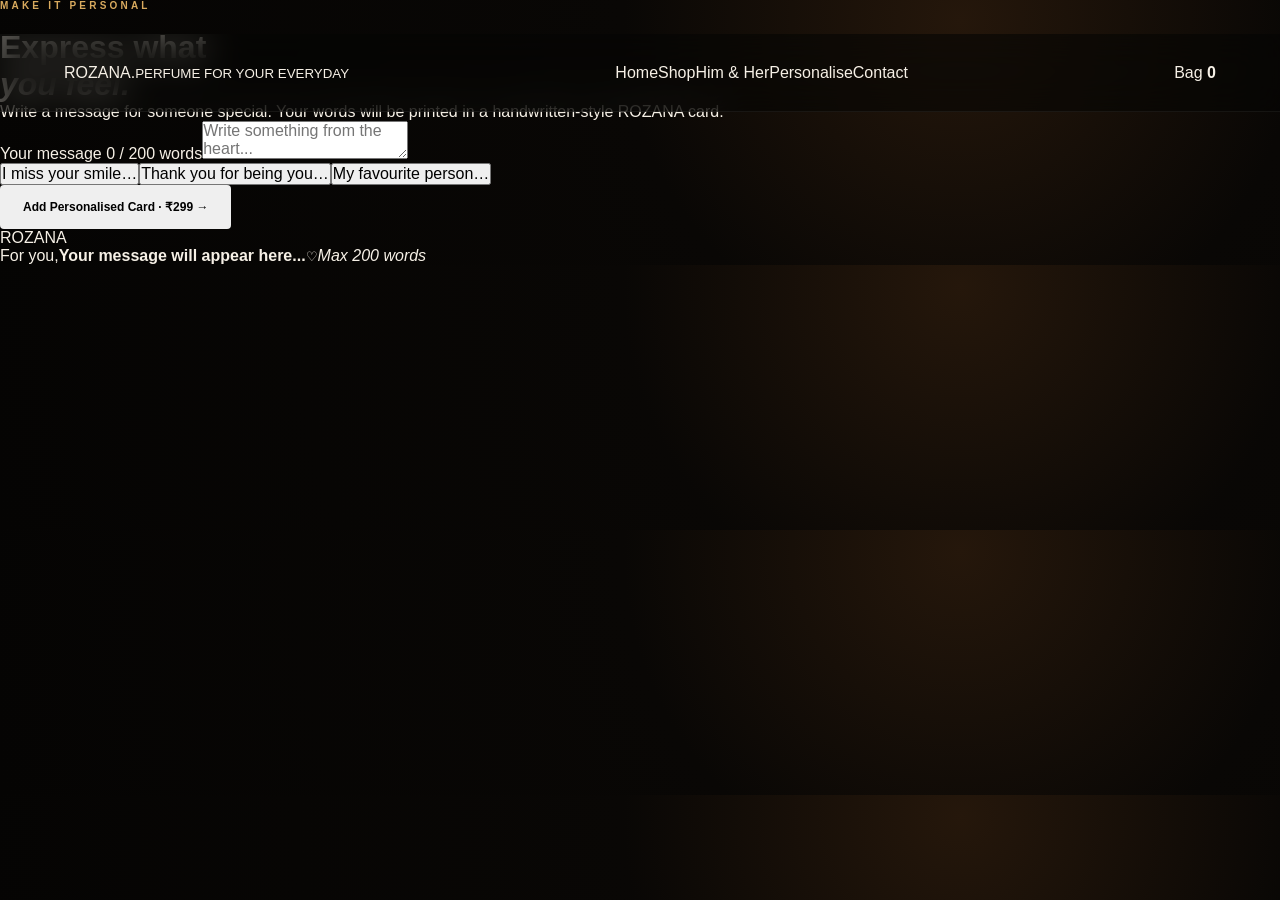
<file: card.html>
<!doctype html><html lang="en"><head><meta charset="utf-8"><meta name="viewport" content="width=device-width,initial-scale=1"><title>ROZANA — Personalise Your Card</title><link rel="stylesheet" href="style.css"></head><body>
<header class="nav"><a class="logo" href="index.html">ROZANA<span>.</span><small>PERFUME FOR YOUR EVERYDAY</small></a><nav><a href="index.html">Home</a><a href="index.html#shop">Shop</a><a href="couple.html">Him & Her</a><a class="active" href="card.html">Personalise</a><a href="contact.html">Contact</a></nav><div class="nav-actions"><a href="cart.html">Bag <b id="cartCount">0</b></a></div></header>
<main class="card-page"><div class="card-intro"><p class="eyebrow">MAKE IT PERSONAL</p><h1>Express what<br><i>you feel.</i></h1><p>Write a message for someone special. Your words will be printed in a handwritten-style ROZANA card.</p></div><div class="card-builder"><div><label>Your message <span id="wordCounter">0 / 200 words</span></label><textarea id="message" maxlength="1400" placeholder="Write something from the heart..."></textarea><div class="card-examples"><button onclick="useExample('I miss your smile. You make ordinary moments feel special.')">I miss your smile…</button><button onclick="useExample('Thank you for being you. Every moment with you means more than I can say.')">Thank you for being you…</button><button onclick="useExample('You are my favourite person, my favourite feeling and my favourite place to be.')">My favourite person…</button></div><button class="btn gold" onclick="addCardToCart()">Add Personalised Card · ₹299 →</button></div><div class="paper"><p>ROZANA</p><span>For you,</span><strong id="preview">Your message will appear here...</strong><small>♡</small><em>Max 200 words</em></div></div></main><script src="script.js"></script><script>initCard();</script></body></html>
</file>
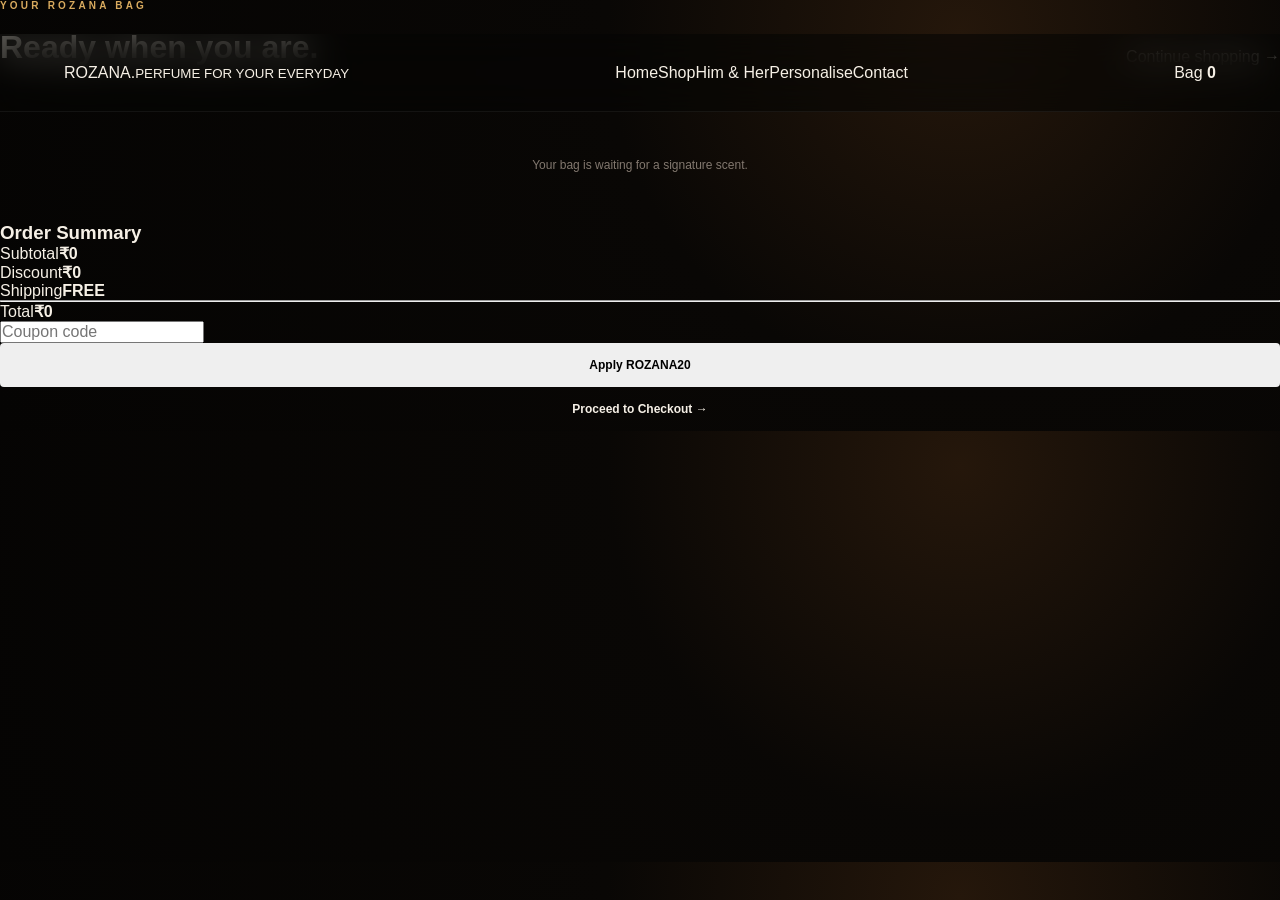
<file: cart.html>
<!doctype html><html lang="en"><head><meta charset="utf-8"><meta name="viewport" content="width=device-width,initial-scale=1"><title>ROZANA — Your Bag</title><link rel="stylesheet" href="style.css"></head><body>
<header class="nav"><a class="logo" href="index.html">ROZANA<span>.</span><small>PERFUME FOR YOUR EVERYDAY</small></a><nav><a href="index.html">Home</a><a href="index.html#shop">Shop</a><a href="couple.html">Him & Her</a><a href="card.html">Personalise</a><a href="contact.html">Contact</a></nav><div class="nav-actions"><a href="cart.html">Bag <b id="cartCount">0</b></a></div></header>
<main class="cart-page"><div class="section-head"><div><p class="eyebrow">YOUR ROZANA BAG</p><h1>Ready when you are.</h1></div><a href="index.html#shop">Continue shopping →</a></div><div class="cart-layout"><div id="cartItems"></div><aside class="summary"><h3>Order Summary</h3><div><span>Subtotal</span><b id="subtotal">₹0</b></div><div><span>Discount</span><b id="discount">₹0</b></div><div><span>Shipping</span><b>FREE</b></div><hr><div class="total"><span>Total</span><b id="total">₹0</b></div><input id="coupon" placeholder="Coupon code"><button class="btn line full" onclick="applyCoupon()">Apply ROZANA20</button><a class="btn gold full" href="checkout.html" id="checkoutBtn">Proceed to Checkout →</a></aside></div></main><script src="script.js"></script><script>renderCart();</script></body></html>
</file>
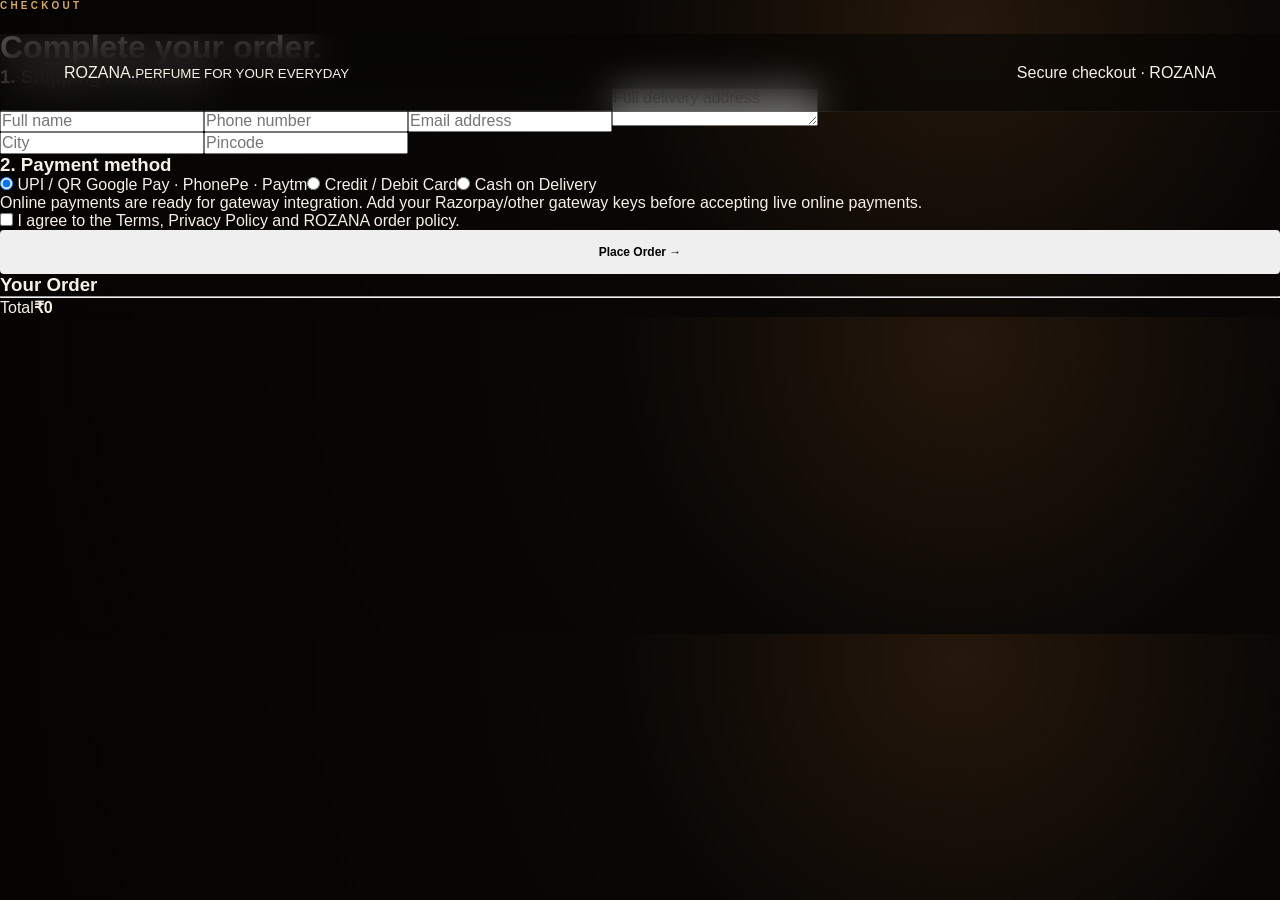
<file: checkout.html>
<!doctype html><html lang="en"><head><meta charset="utf-8"><meta name="viewport" content="width=device-width,initial-scale=1"><title>ROZANA — Checkout</title><link rel="stylesheet" href="style.css"></head><body>
<header class="nav"><a class="logo" href="index.html">ROZANA<span>.</span><small>PERFUME FOR YOUR EVERYDAY</small></a><div class="secure">Secure checkout · ROZANA</div></header>
<main class="checkout"><div><p class="eyebrow">CHECKOUT</p><h1>Complete your order.</h1><form id="checkoutForm" onsubmit="placeOrder(event)"><div class="form-card"><h3>1. Shipping information</h3><input required id="fullName" placeholder="Full name"><input required id="phone" placeholder="Phone number"><input required id="email" type="email" placeholder="Email address"><textarea required id="address" placeholder="Full delivery address"></textarea><div class="two"><input required id="city" placeholder="City"><input required id="pin" placeholder="Pincode"></div></div><div class="form-card"><h3>2. Payment method</h3><label class="radio"><input type="radio" name="payment" value="UPI" checked> UPI / QR <span>Google Pay · PhonePe · Paytm</span></label><label class="radio"><input type="radio" name="payment" value="CARD"> Credit / Debit Card</label><label class="radio"><input type="radio" name="payment" value="COD"> Cash on Delivery</label><p class="small">Online payments are ready for gateway integration. Add your Razorpay/other gateway keys before accepting live online payments.</p></div><label class="check"><input required type="checkbox"> I agree to the Terms, Privacy Policy and ROZANA order policy.</label><button class="btn gold full" type="submit">Place Order →</button></form></div><aside class="summary"><h3>Your Order</h3><div id="checkoutItems"></div><hr><div class="total"><span>Total</span><b id="checkoutTotal">₹0</b></div></aside></main><script src="script.js"></script><script>renderCheckout();</script></body></html>
</file>
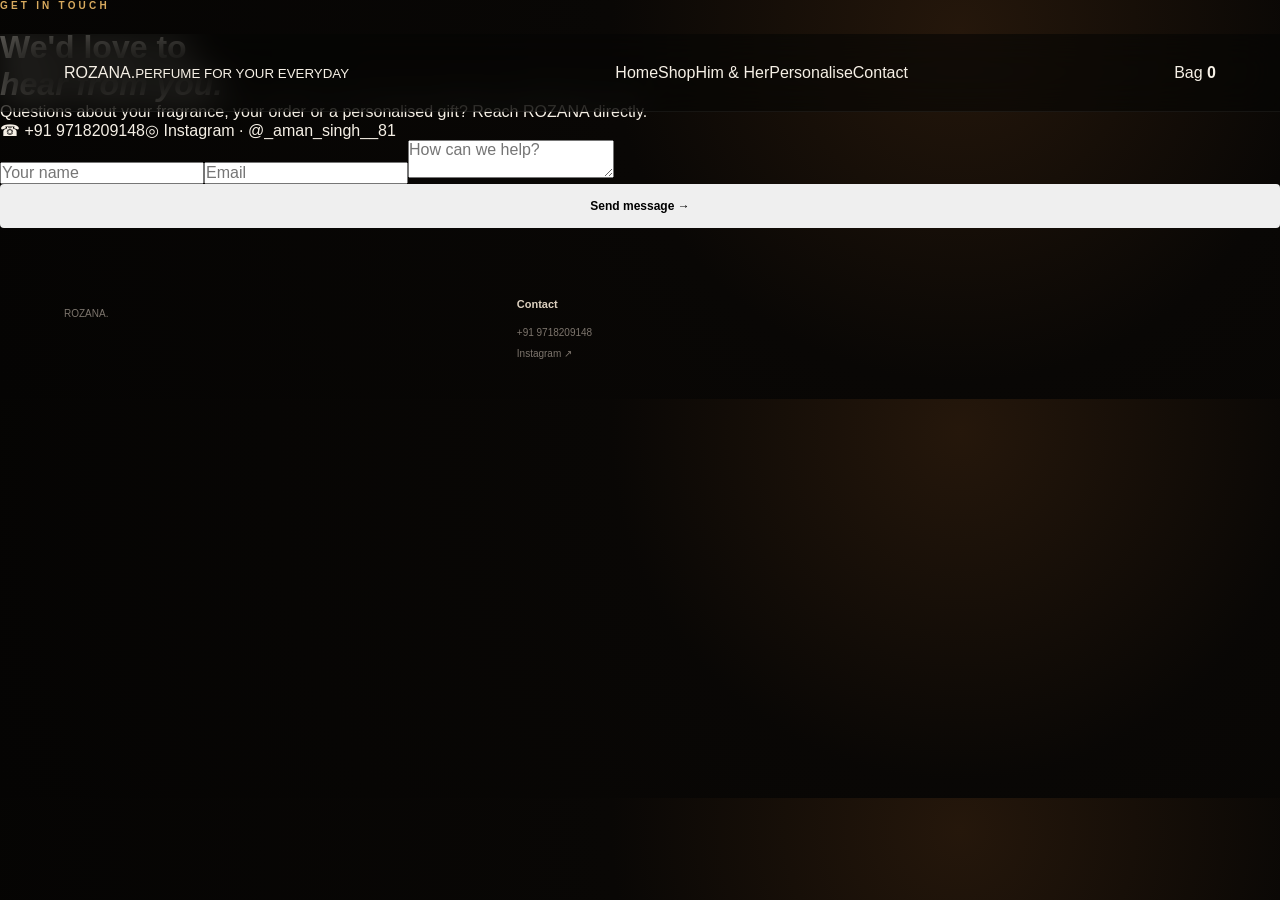
<file: contact.html>
<!doctype html><html lang="en"><head><meta charset="utf-8"><meta name="viewport" content="width=device-width,initial-scale=1"><title>ROZANA — Contact</title><link rel="stylesheet" href="style.css"></head><body><header class="nav"><a class="logo" href="index.html">ROZANA<span>.</span><small>PERFUME FOR YOUR EVERYDAY</small></a><nav><a href="index.html">Home</a><a href="index.html#shop">Shop</a><a href="couple.html">Him & Her</a><a href="card.html">Personalise</a><a class="active" href="contact.html">Contact</a></nav><div class="nav-actions"><a href="cart.html">Bag <b id="cartCount">0</b></a></div></header><main class="contact-page"><div><p class="eyebrow">GET IN TOUCH</p><h1>We'd love to<br><i>hear from you.</i></h1><p>Questions about your fragrance, your order or a personalised gift? Reach ROZANA directly.</p><div class="contact-list"><a href="tel:+919718209148">☎ +91 9718209148</a><a href="https://www.instagram.com/_aman_singh__81?stkn=MWptejJ2N3R3ejg1Yw%3D%3D&utm_source=qr" target="_blank">◎ Instagram · @_aman_singh__81</a></div></div><form class="form-card" onsubmit="event.preventDefault();alert('Thank you — your message has been noted.');"><input required placeholder="Your name"><input required type="email" placeholder="Email"><textarea required placeholder="How can we help?"></textarea><button class="btn gold full">Send message →</button></form></main><footer><div><a class="logo" href="index.html">ROZANA<span>.</span></a></div><div><h4>Contact</h4><a href="tel:+919718209148">+91 9718209148</a><a href="https://www.instagram.com/_aman_singh__81?stkn=MWptejJ2N3R3ejg1Yw%3D%3D&utm_source=qr" target="_blank">Instagram ↗</a></div></footer><script src="script.js"></script></body></html>
</file>
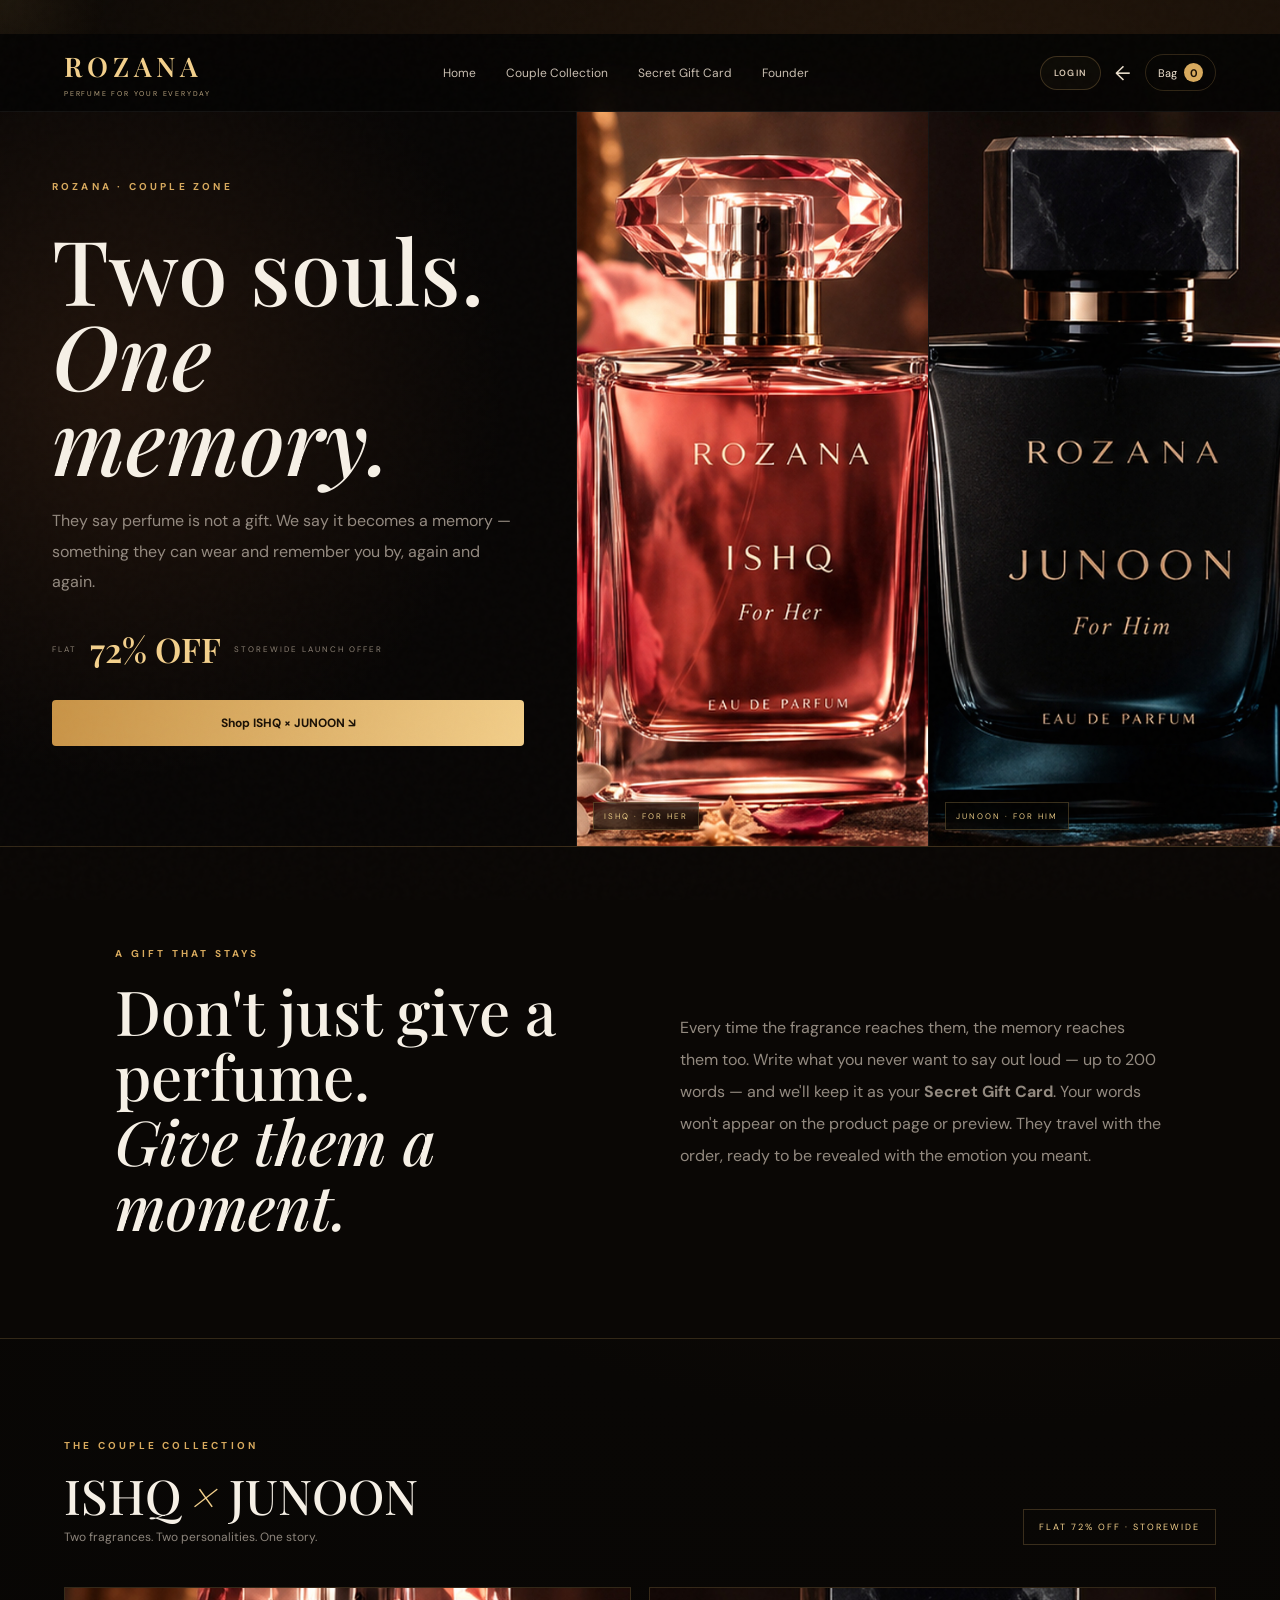
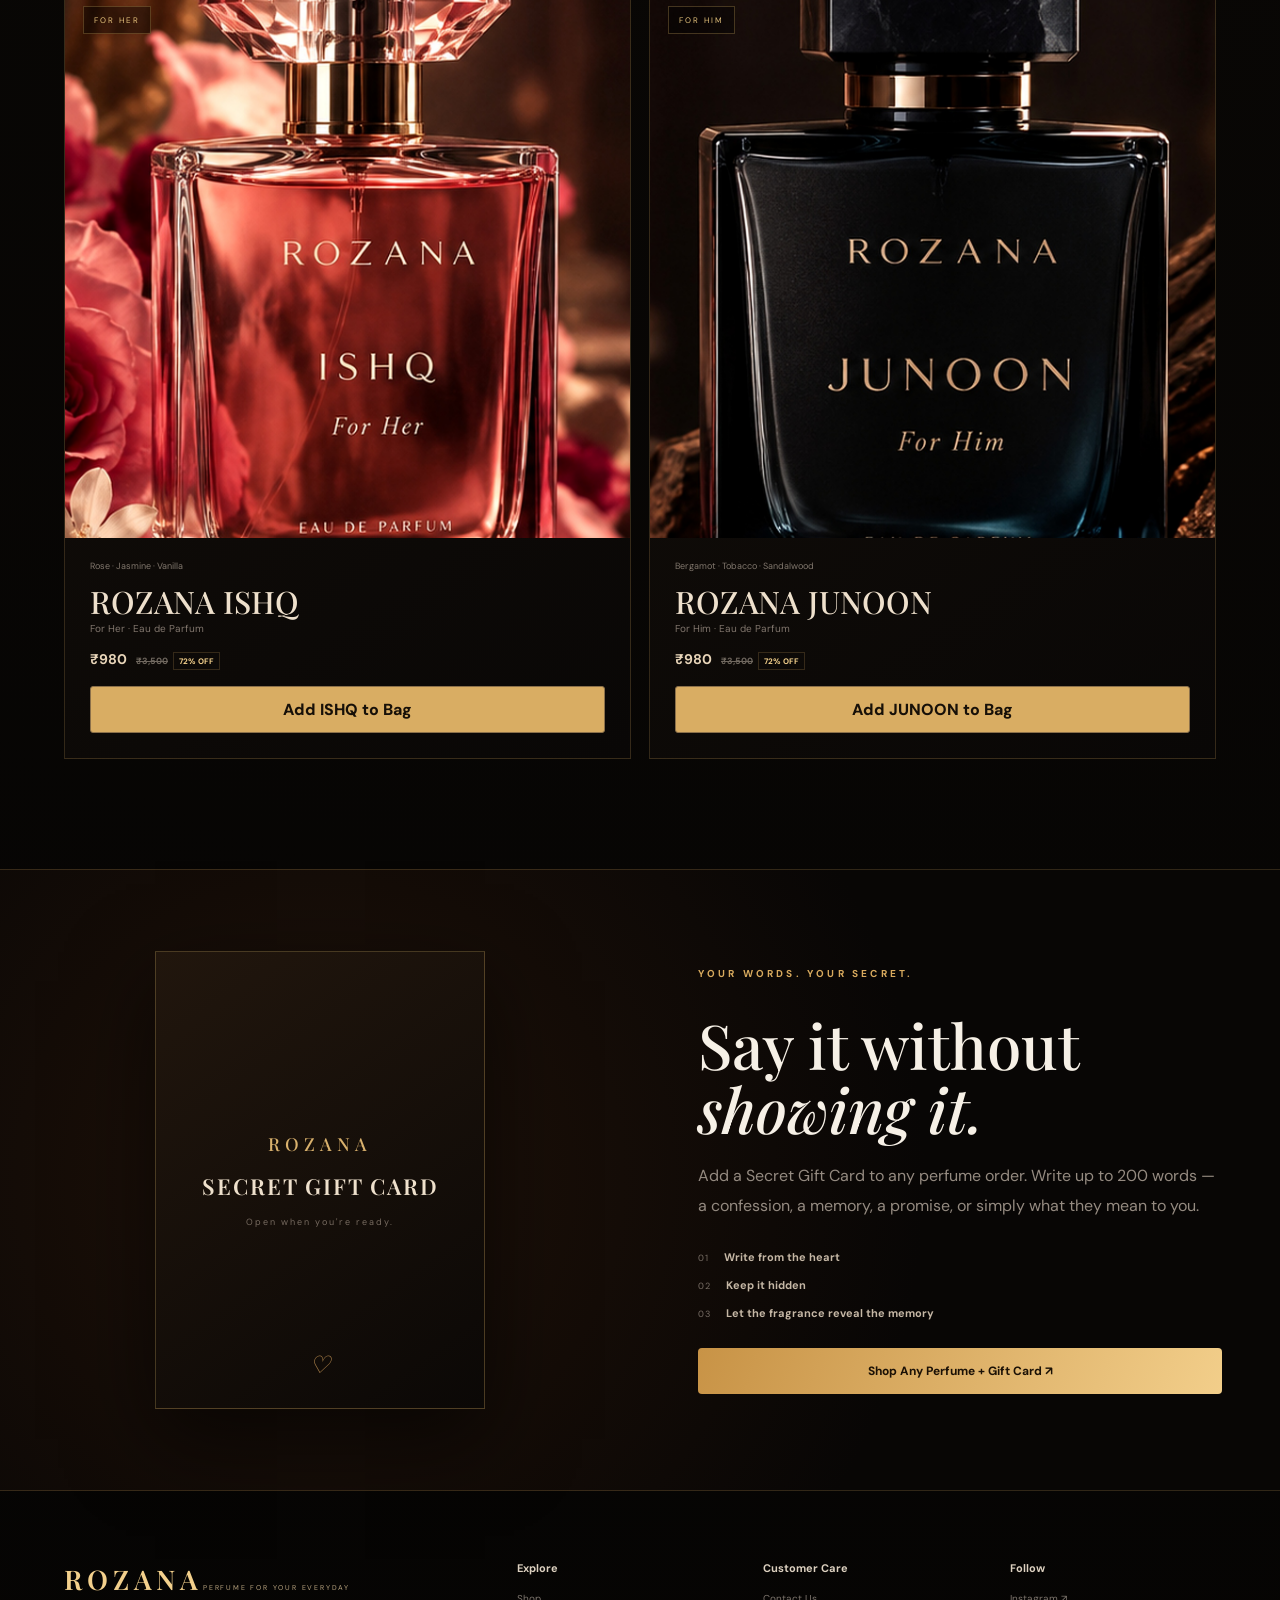
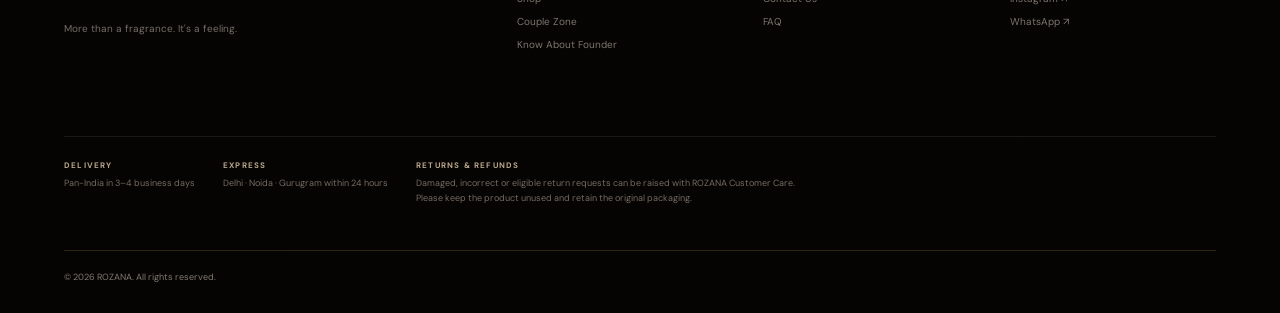
<file: couple-zone.html>
<!doctype html><html lang="en"><head><meta charset="utf-8"><meta name="viewport" content="width=device-width,initial-scale=1"><meta name="description" content="ROZANA Couple Zone — ISHQ for Her and JUNOON for Him."><title>Couple Zone — ROZANA ISHQ × JUNOON</title><link rel="preconnect" href="https://fonts.googleapis.com"><link rel="preconnect" href="https://fonts.gstatic.com" crossorigin><link href="https://fonts.googleapis.com/css2?family=DM+Sans:wght@400;500;600;700&family=Playfair+Display:wght@500;600;700&display=swap" rel="stylesheet"><link rel="stylesheet" href="style.css"></head><body><div class="noise"></div><div class="cursor-glow"></div><header class="nav scrolled"><a class="brand" href="index.html"><span>ROZANA</span><small>PERFUME FOR YOUR EVERYDAY</small></a><nav class="links"><a href="index.html">Home</a><a href="#couple-products">Couple Collection</a><a href="#gift">Secret Gift Card</a><a href="founder.html">Founder</a></nav><div class="nav-actions"><a class="icon-btn" href="index.html">←</a><button class="cart-btn" onclick="openCart()">Bag <b id="cartCount">0</b></button></div></header><main class="couple-page"><section class="couple-hero"><div class="couple-hero-copy"><p class="eyebrow">ROZANA · COUPLE ZONE</p><h1>Two souls.<br><i>One memory.</i></h1><p>They say perfume is not a gift. We say it becomes a memory — something they can wear and remember you by, again and again.</p><div class="hero-offer"><span>FLAT</span><strong>72% OFF</strong><small>STOREWIDE LAUNCH OFFER</small></div><a class="btn primary" href="#couple-products">Shop ISHQ × JUNOON ↘</a></div><div class="couple-hero-art"><div class="couple-hero-product"><img src="ishq.jpg" alt="ROZANA ISHQ For Her"><span>ISHQ · FOR HER</span></div><div class="couple-hero-product"><img src="junoon.jpg" alt="ROZANA JUNOON For Him"><span>JUNOON · FOR HIM</span></div></div></section><section class="memory-story"><div><p class="eyebrow">A GIFT THAT STAYS</p><h2>Don't just give a perfume.<br><i>Give them a moment.</i></h2></div><p>Every time the fragrance reaches them, the memory reaches them too. Write what you never want to say out loud — up to 200 words — and we'll keep it as your <b>Secret Gift Card</b>. Your words won't appear on the product page or preview. They travel with the order, ready to be revealed with the emotion you meant.</p></section><section class="couple-products section" id="couple-products"><div class="section-head"><div><p class="eyebrow">THE COUPLE COLLECTION</p><h2>ISHQ <i>×</i> JUNOON</h2><p>Two fragrances. Two personalities. One story.</p></div><span class="launch-badge">FLAT 72% OFF · STOREWIDE</span></div><div class="couple-product-grid"><article class="couple-product" onclick="openProduct('ishq')"><div class="couple-product-img"><span>FOR HER</span><img src="ishq.jpg" alt="ROZANA ISHQ For Her"></div><div class="category">Rose · Jasmine · Vanilla</div><h3>ROZANA ISHQ</h3><p class="product-sub">For Her · Eau de Parfum</p><div class="price">₹980 <del>₹3,500</del><em>72% OFF</em></div><button class="add" onclick="event.stopPropagation();addToCart('ROZANA ISHQ — For Her',980,'ishq.jpg')">Add ISHQ to Bag</button></article><article class="couple-product" onclick="openProduct('junoon')"><div class="couple-product-img"><span>FOR HIM</span><img src="junoon.jpg" alt="ROZANA JUNOON For Him"></div><div class="category">Bergamot · Tobacco · Sandalwood</div><h3>ROZANA JUNOON</h3><p class="product-sub">For Him · Eau de Parfum</p><div class="price">₹980 <del>₹3,500</del><em>72% OFF</em></div><button class="add" onclick="event.stopPropagation();addToCart('ROZANA JUNOON — For Him',980,'junoon.jpg')">Add JUNOON to Bag</button></article></div></section><section class="gift-section" id="gift"><div class="gift-card-visual"><div class="sealed-card"><span>ROZANA</span><b>SECRET GIFT CARD</b><small>Open when you're ready.</small><i>♡</i></div></div><div class="gift-copy"><p class="eyebrow">YOUR WORDS. YOUR SECRET.</p><h2>Say it without<br><i>showing it.</i></h2><p>Add a Secret Gift Card to any perfume order. Write up to 200 words — a confession, a memory, a promise, or simply what they mean to you.</p><div class="gift-points"><span>01 <b>Write from the heart</b></span><span>02 <b>Keep it hidden</b></span><span>03 <b>Let the fragrance reveal the memory</b></span></div><a class="btn primary" href="index.html#shop">Shop Any Perfume + Gift Card ↗</a></div></section></main><footer><div class="footer-brand"><span>ROZANA</span><small>PERFUME FOR YOUR EVERYDAY</small><p>More than a fragrance. It's a feeling.</p></div><div><h4>Explore</h4><a href="index.html#shop">Shop</a><a href="couple-zone.html">Couple Zone</a><a href="founder.html">Know About Founder</a></div><div><h4>Customer Care</h4><a href="index.html#contact">Contact Us</a><a href="index.html#faq">FAQ</a></div><div><h4>Follow</h4><a href="https://www.instagram.com/_aman_singh__81?stkn=MWptejJ2N3R3ejg1Yw%3D%3D&utm_source=qr" target="_blank">Instagram ↗</a><a href="https://wa.me/919718209148" target="_blank">WhatsApp ↗</a></div><div class="policy-strip"><span><b>Delivery</b> Pan-India in 3–4 business days</span><span><b>Express</b> Delhi · Noida · Gurugram within 24 hours</span><span><b>Returns & Refunds</b> Damaged, incorrect or eligible return requests can be raised with ROZANA Customer Care. Please keep the product unused and retain the original packaging.</span></div><div class="copyright">© 2026 ROZANA. All rights reserved.</div></footer><div class="cart-drawer" id="cartDrawer"><div class="drawer-head"><div><p class="eyebrow">YOUR BAG</p><h3>ROZANA</h3></div><button onclick="closeCart()">×</button></div><div class="cart-items" id="cartItems"></div><div class="drawer-foot"><div><span>Subtotal</span><strong id="cartTotal">₹0</strong></div><button class="btn primary full" onclick="openCheckout()">Proceed to Checkout ↗</button><small>Taxes/shipping calculated at checkout.</small></div></div><div class="overlay" id="overlay" onclick="closeAll()"></div><div class="checkout-modal" id="checkoutModal"><div class="checkout-card"><button class="close" onclick="closeCheckout()">×</button><p class="eyebrow">CHECKOUT</p><h2>Complete your order.</h2><div id="checkoutSummary"></div><form onsubmit="placeOrder(event)"><input required name="name" placeholder="Full name"><input required name="phone" placeholder="Mobile number"><input required name="address" placeholder="Delivery address"><label class="gift-toggle"><input type="checkbox" id="giftCardToggle" name="giftCard"> <span><b>Add a Secret Gift Card</b><small>Your message stays hidden and goes with the order.</small></span></label><div id="giftCardBox" class="gift-card-box hidden"><label>Write your heart out <span id="wordCount">0 / 200 words</span></label><textarea id="giftMessage" name="giftMessage" maxlength="1400" placeholder="Write your message here…" oninput="updateGiftWords()"></textarea><small>Maximum 200 words. The message is not shown on the product preview.</small></div><div class="pay-options"><label><input type="radio" name="payment" value="cod" checked> Cash on Delivery</label><label><input type="radio" name="payment" value="upi"> UPI / Online Payment</label></div><button class="btn primary full">Place Order ↗</button><small class="payment-note">Online gateway can be connected after your Razorpay/merchant account is ready.</small></form></div></div><div class="toast" id="toast"></div><script src="script.js"></script>
<script src="auth.js"></script></body></html>
</file>
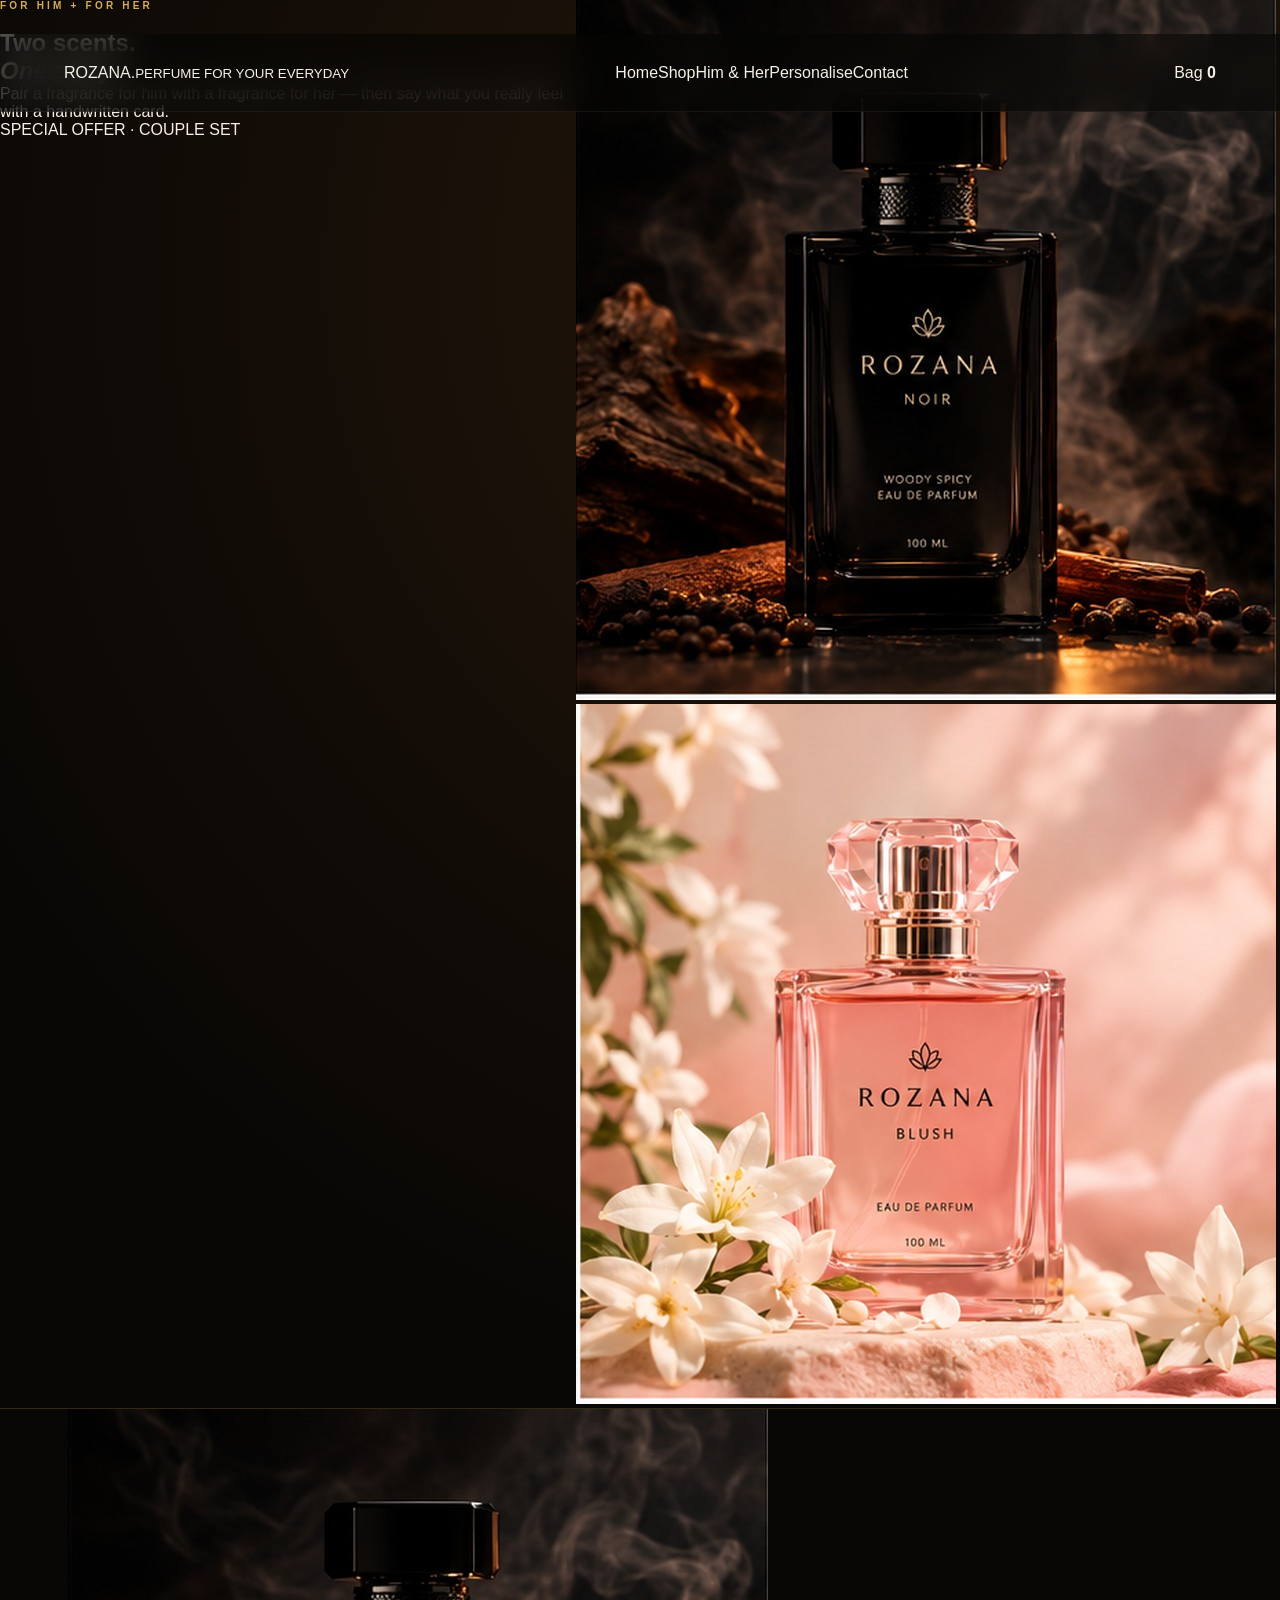
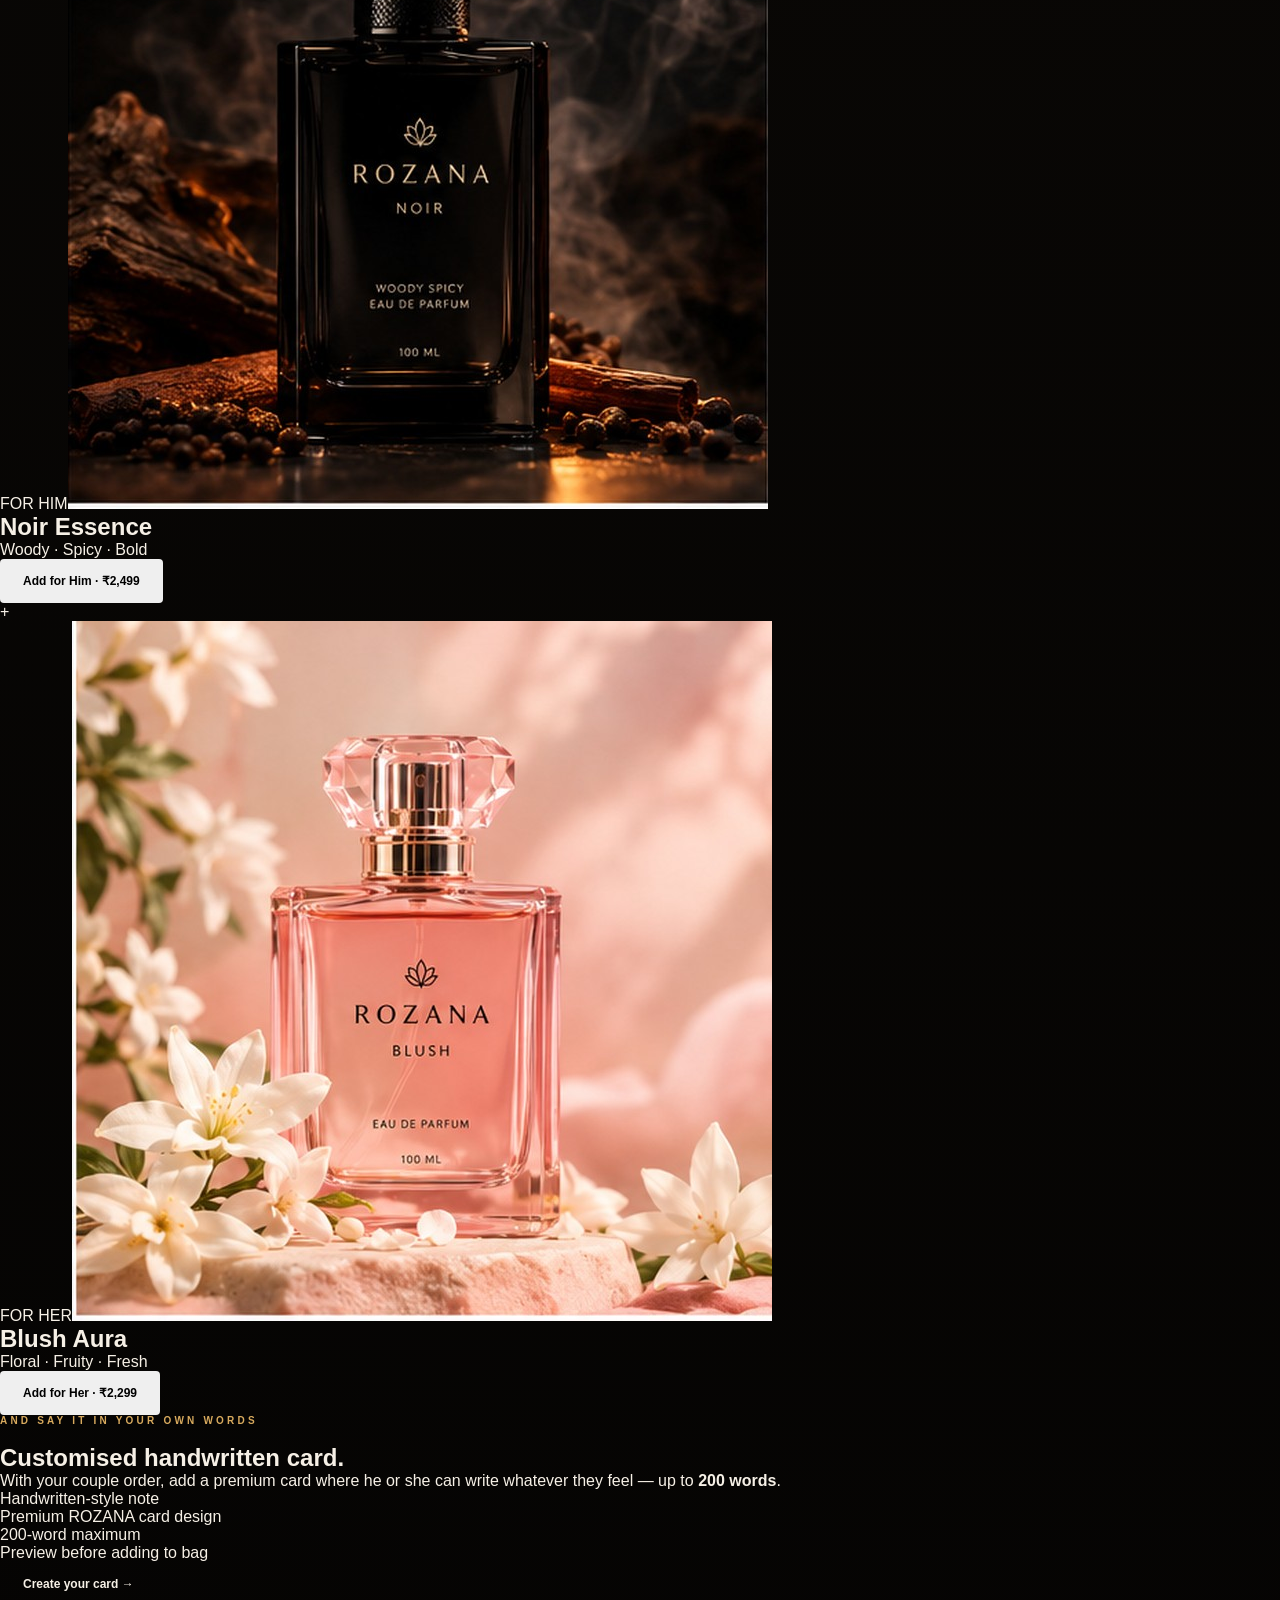
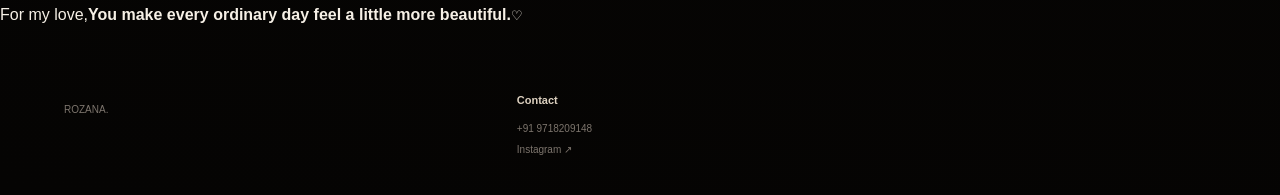
<file: couple.html>
<!doctype html><html lang="en"><head><meta charset="utf-8"><meta name="viewport" content="width=device-width,initial-scale=1"><title>ROZANA — Him & Her</title><link rel="stylesheet" href="style.css"></head><body>
<header class="nav"><a class="logo" href="index.html">ROZANA<span>.</span><small>PERFUME FOR YOUR EVERYDAY</small></a><nav><a href="index.html">Home</a><a href="index.html#shop">Shop</a><a class="active" href="couple.html">Him & Her</a><a href="card.html">Personalise</a><a href="contact.html">Contact</a></nav><div class="nav-actions"><a href="cart.html">Bag <b id="cartCount">0</b></a></div></header>
<main>
<section class="couple-hero"><div><p class="eyebrow">FOR HIM + FOR HER</p><h1>Two scents.<br><i>One story.</i></h1><p>Pair a fragrance for him with a fragrance for her — then say what you really feel with a handwritten card.</p><div class="offer-badge">SPECIAL OFFER · COUPLE SET</div></div><div class="couple-bottles"><img src="noir.jpg"><img src="blush.jpg"></div></section>
<section class="couple-grid"><div class="pair-card"><span class="tag">FOR HIM</span><img src="noir.jpg"><h2>Noir Essence</h2><p>Woody · Spicy · Bold</p><button class="btn line" onclick="addToCart('Noir Essence',2499,'noir.jpg')">Add for Him · ₹2,499</button></div><div class="pair-plus">+</div><div class="pair-card"><span class="tag">FOR HER</span><img src="blush.jpg"><h2>Blush Aura</h2><p>Floral · Fruity · Fresh</p><button class="btn line" onclick="addToCart('Blush Aura',2299,'blush.jpg')">Add for Her · ₹2,299</button></div></section>
<section class="card-offer"><div><p class="eyebrow">AND SAY IT IN YOUR OWN WORDS</p><h2>Customised handwritten card.</h2><p>With your couple order, add a premium card where he or she can write whatever they feel — up to <b>200 words</b>.</p><ul><li>Handwritten-style note</li><li>Premium ROZANA card design</li><li>200-word maximum</li><li>Preview before adding to bag</li></ul><a class="btn gold" href="card.html?couple=1">Create your card →</a></div><div class="note-preview"><span>For my love,</span><strong>You make every ordinary day feel a little more beautiful.</strong><small>♡</small></div></section>
</main><footer><div><a class="logo" href="index.html">ROZANA<span>.</span></a></div><div><h4>Contact</h4><a href="tel:+919718209148">+91 9718209148</a><a href="https://www.instagram.com/_aman_singh__81?stkn=MWptejJ2N3R3ejg1Yw%3D%3D&utm_source=qr" target="_blank">Instagram ↗</a></div></footer><script src="script.js"></script></body></html>
</file>
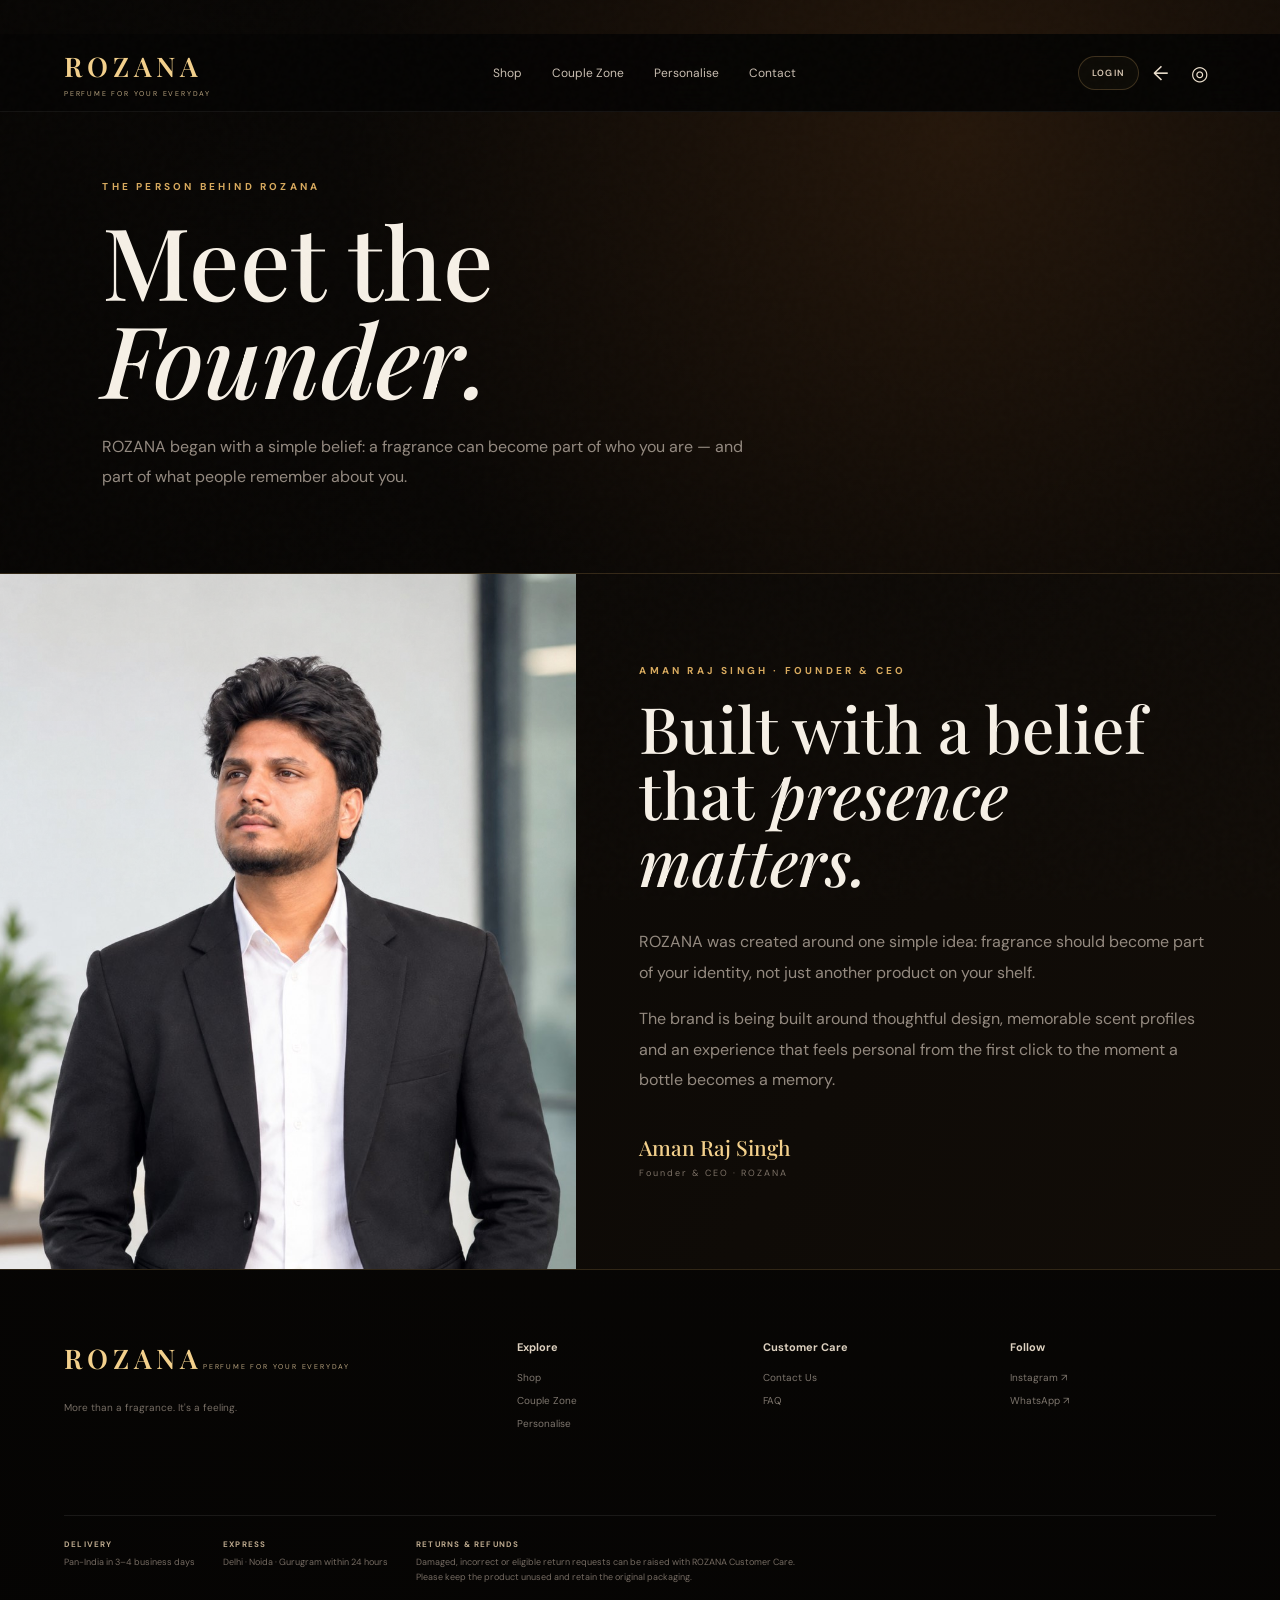
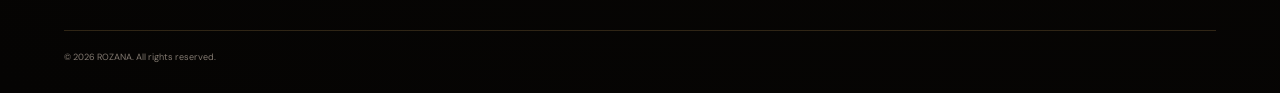
<file: founder.html>
<!doctype html><html lang="en"><head><meta charset="utf-8"><meta name="viewport" content="width=device-width,initial-scale=1"><meta name="description" content="Meet the founder behind ROZANA."><title>Founder — ROZANA</title><link rel="preconnect" href="https://fonts.googleapis.com"><link rel="preconnect" href="https://fonts.gstatic.com" crossorigin><link href="https://fonts.googleapis.com/css2?family=DM+Sans:wght@400;500;600;700&family=Playfair+Display:wght@500;600;700&display=swap" rel="stylesheet"><link rel="stylesheet" href="style.css"></head><body><div class="noise"></div><header class="nav scrolled"><a class="brand" href="index.html"><span>ROZANA</span><small>PERFUME FOR YOUR EVERYDAY</small></a><nav class="links"><a href="index.html#shop">Shop</a><a href="couple-zone.html">Couple Zone</a><a href="index.html#custom">Personalise</a><a href="index.html#contact">Contact</a></nav><div class="nav-actions"><a class="icon-btn" href="index.html">←</a><a class="icon-btn insta" href="https://www.instagram.com/_aman_singh__81?stkn=MWptejJ2N3R3ejg1Yw%3D%3D&utm_source=qr" target="_blank">◎</a></div></header><main class="inner-page founder-page"><section class="inner-hero"><p class="eyebrow">THE PERSON BEHIND ROZANA</p><h1>Meet the <i>Founder.</i></h1><p>ROZANA began with a simple belief: a fragrance can become part of who you are — and part of what people remember about you.</p></section><section class="founder-full"><div class="founder-full-img"><img src="ceo.jpg" alt="Aman Raj Singh, Founder & CEO of ROZANA"></div><div class="founder-full-copy"><p class="eyebrow">AMAN RAJ SINGH · FOUNDER & CEO</p><h2>Built with a belief that <i>presence matters.</i></h2><p>ROZANA was created around one simple idea: fragrance should become part of your identity, not just another product on your shelf.</p><p>The brand is being built around thoughtful design, memorable scent profiles and an experience that feels personal from the first click to the moment a bottle becomes a memory.</p><div class="signature">Aman Raj Singh <span>Founder & CEO · ROZANA</span></div></div></section></main><footer><div class="footer-brand"><span>ROZANA</span><small>PERFUME FOR YOUR EVERYDAY</small><p>More than a fragrance. It's a feeling.</p></div><div><h4>Explore</h4><a href="index.html#shop">Shop</a><a href="couple-zone.html">Couple Zone</a><a href="index.html#custom">Personalise</a></div><div><h4>Customer Care</h4><a href="index.html#contact">Contact Us</a><a href="index.html#faq">FAQ</a></div><div><h4>Follow</h4><a href="https://www.instagram.com/_aman_singh__81?stkn=MWptejJ2N3R3ejg1Yw%3D%3D&utm_source=qr" target="_blank">Instagram ↗</a><a href="https://wa.me/919718209148" target="_blank">WhatsApp ↗</a></div><div class="policy-strip"><span><b>Delivery</b> Pan-India in 3–4 business days</span><span><b>Express</b> Delhi · Noida · Gurugram within 24 hours</span><span><b>Returns & Refunds</b> Damaged, incorrect or eligible return requests can be raised with ROZANA Customer Care. Please keep the product unused and retain the original packaging.</span></div><div class="copyright">© 2026 ROZANA. All rights reserved.</div></footer><script src="animations.js"></script>
<script src="auth.js"></script></body></html>
</file>
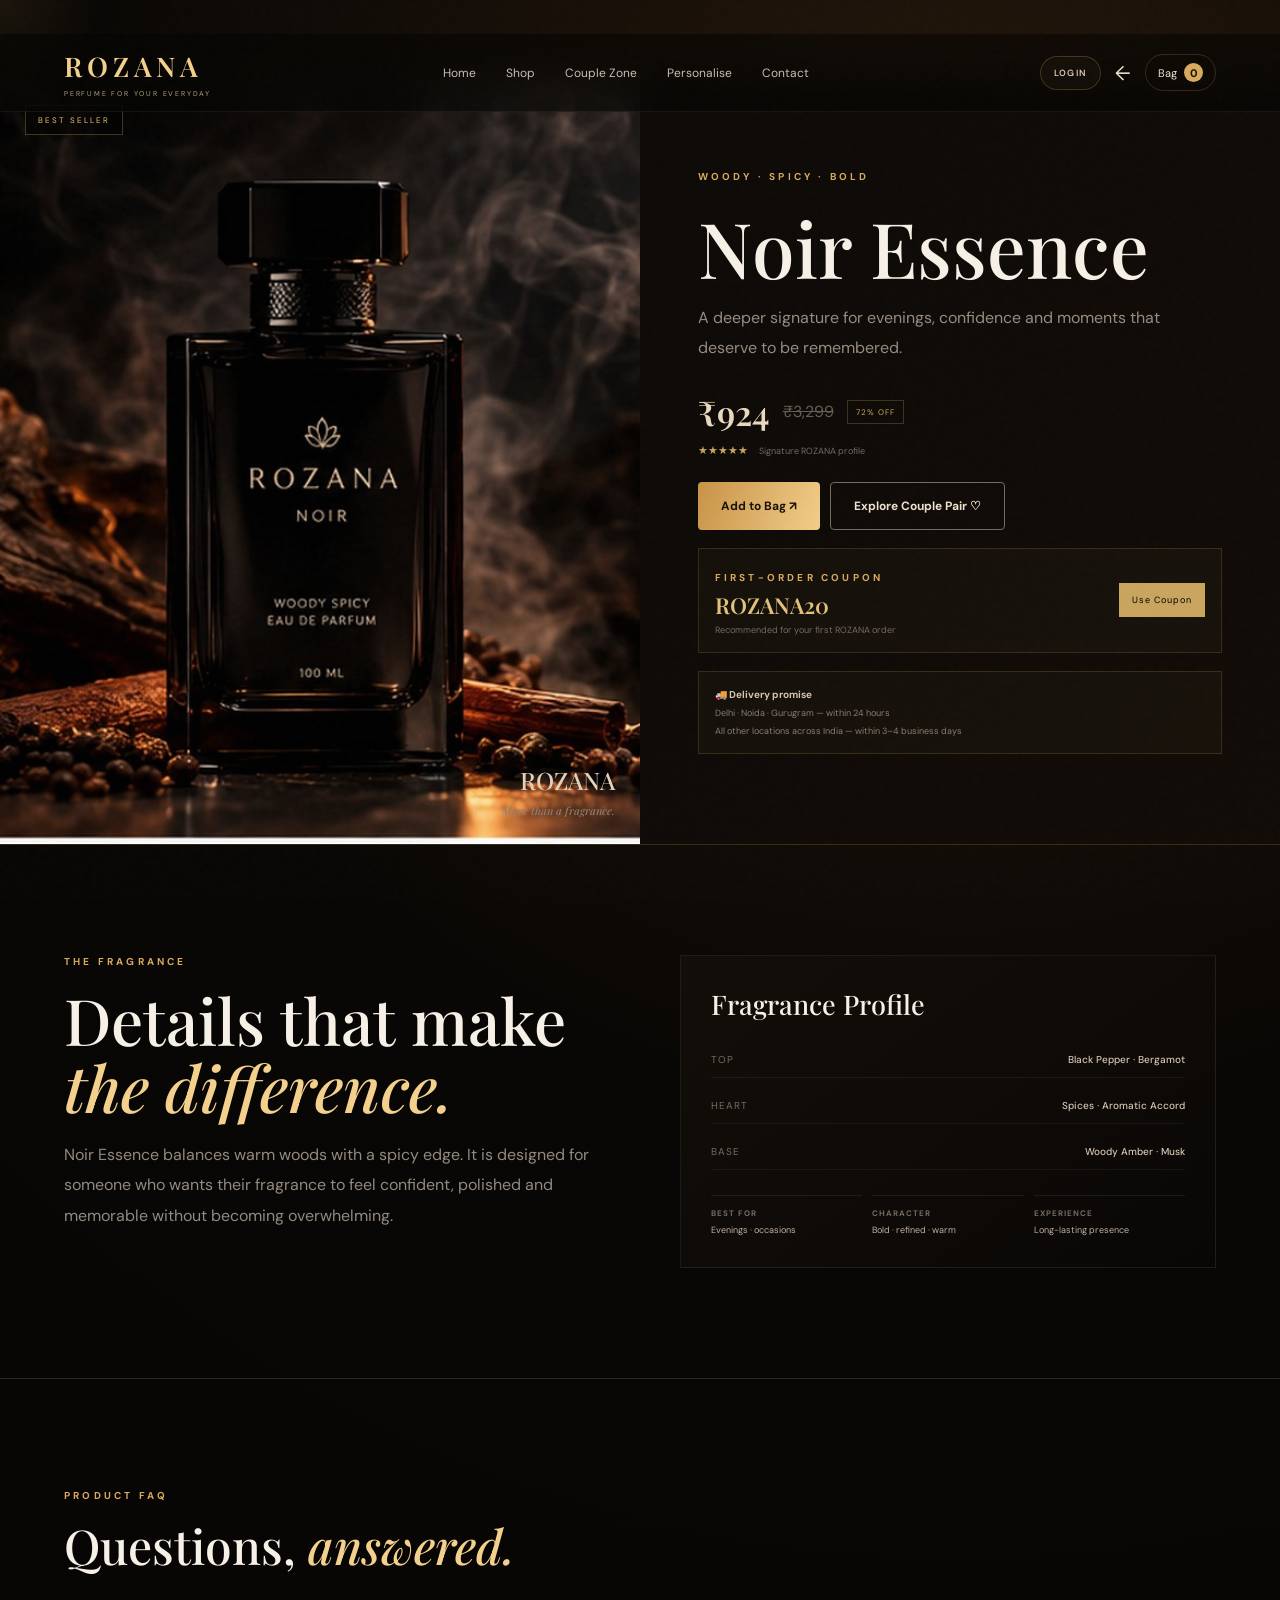
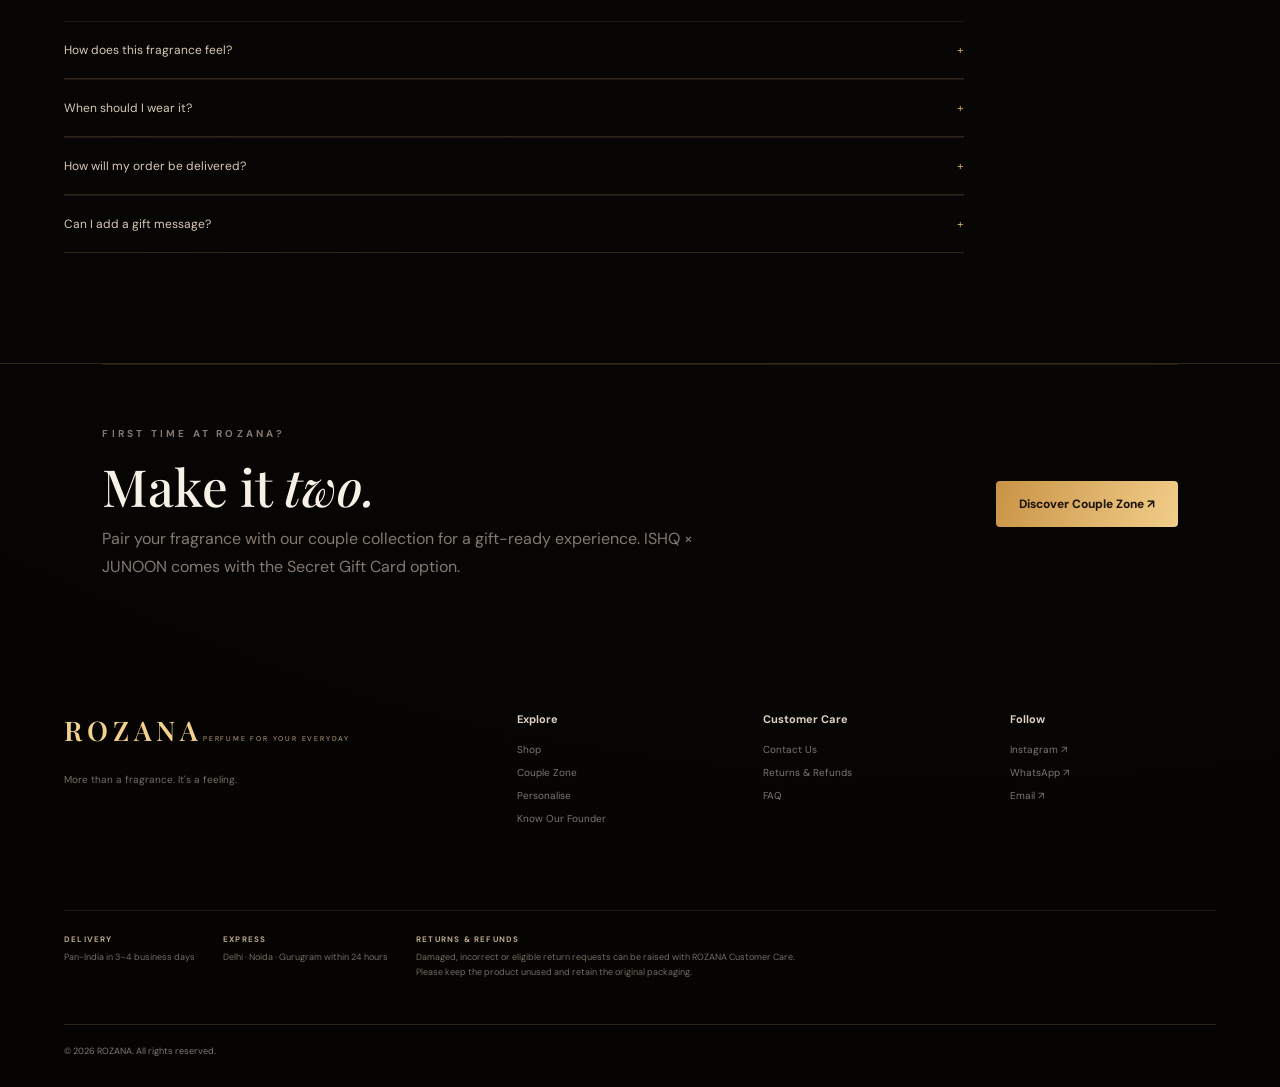
<file: product.html>
<!doctype html>
<html lang="en">
<head>
<meta charset="utf-8"><meta name="viewport" content="width=device-width,initial-scale=1">
<meta name="description" content="ROZANA product details, fragrance notes, offers and checkout.">
<title>Product — ROZANA</title>
<link rel="preconnect" href="https://fonts.googleapis.com"><link rel="preconnect" href="https://fonts.gstatic.com" crossorigin>
<link href="https://fonts.googleapis.com/css2?family=DM+Sans:wght@400;500;600;700&family=Playfair+Display:wght@500;600;700&display=swap" rel="stylesheet">
<link rel="stylesheet" href="style.css">
</head>
<body class="product-detail-page">
<div class="noise"></div><div class="cursor-glow"></div>
<header class="nav scrolled" id="nav">
  <a class="brand" href="index.html"><span>ROZANA</span><small>PERFUME FOR YOUR EVERYDAY</small></a>
  <nav class="links"><a href="index.html">Home</a><a href="index.html#shop">Shop</a><a href="couple-zone.html">Couple Zone</a><a href="index.html#custom">Personalise</a><a href="index.html#contact">Contact</a></nav>
  <div class="nav-actions"><button class="icon-btn" onclick="history.back()">←</button><button class="cart-btn" onclick="openCart()">Bag <b id="cartCount">0</b></button></div>
</header>
<main class="product-detail-main">
<section class="product-detail-hero">
  <div class="detail-visual reveal"><div class="detail-badge" id="detailBadge">SIGNATURE</div><img id="detailImg" src="noir.jpg" alt="ROZANA fragrance"><div class="detail-floating">ROZANA<br><i>More than a fragrance.</i></div></div>
  <div class="detail-copy reveal">
    <p class="eyebrow" id="detailCategory">WOODY · SPICY · BOLD</p><h1 id="detailName">Noir Essence</h1>
    <p class="detail-intro" id="detailIntro"></p>
    <div class="detail-price"><strong id="detailPrice">₹924</strong><del id="detailOld">₹3,299</del><em id="detailDiscount">72% OFF</em></div>
    <div class="detail-rating">★★★★★ <span>Signature ROZANA profile</span></div>
    <div class="detail-actions"><button class="btn primary" id="detailAdd">Add to Bag ↗</button><a class="btn ghost" href="couple-zone.html">Explore Couple Pair ♡</a></div>
    <div class="coupon-card"><div><span class="eyebrow">FIRST-ORDER COUPON</span><strong>ROZANA20</strong><small>Recommended for your first ROZANA order</small></div><button onclick="copyCoupon()">Use Coupon</button></div>
    <div class="delivery-card"><b>🚚 Delivery promise</b><span>Delhi · Noida · Gurugram — within 24 hours</span><span>All other locations across India — within 3–4 business days</span></div>
  </div>
</section>
<section class="detail-info section">
  <div class="detail-info-grid">
    <div><p class="eyebrow">THE FRAGRANCE</p><h2>Details that make <i>the difference.</i></h2><p id="detailDescription"></p></div>
    <div class="notes-card"><h3>Fragrance Profile</h3><div id="detailNotes" class="note-list"></div><div class="detail-facts"><span><b>Best for</b><small id="detailBest"></small></span><span><b>Character</b><small id="detailCharacter"></small></span><span><b>Experience</b><small id="detailExperience"></small></span></div></div>
  </div>
</section>
<section class="product-faq section"><div class="section-head"><div><p class="eyebrow">PRODUCT FAQ</p><h2>Questions, <i>answered.</i></h2></div></div><div id="detailFaq" class="faq-list"></div></section>
<section class="couple-recommend reveal" id="coupleRecommend"><div><p class="eyebrow">FIRST TIME AT ROZANA?</p><h2>Make it <i>two.</i></h2><p>Pair your fragrance with our couple collection for a gift-ready experience. ISHQ × JUNOON comes with the Secret Gift Card option.</p></div><a class="btn primary" href="couple-zone.html">Discover Couple Zone ↗</a></section>
</main>
<footer><div class="footer-brand"><span>ROZANA</span><small>PERFUME FOR YOUR EVERYDAY</small><p>More than a fragrance. It's a feeling.</p></div><div><h4>Explore</h4><a href="index.html#shop">Shop</a><a href="couple-zone.html">Couple Zone</a><a href="index.html#custom">Personalise</a><a href="founder.html">Know Our Founder</a></div><div><h4>Customer Care</h4><a href="index.html#contact">Contact Us</a><a href="#">Returns & Refunds</a><a href="index.html#faq">FAQ</a></div><div><h4>Follow</h4><a href="https://www.instagram.com/_aman_singh__81?stkn=MWptejJ2N3R3ejg1Yw%3D%3D&utm_source=qr" target="_blank">Instagram ↗</a><a href="https://wa.me/919718209148" target="_blank">WhatsApp ↗</a><a href="mailto:hello@rozana.in">Email ↗</a></div><div class="policy-strip"><span><b>Delivery</b> Pan-India in 3–4 business days</span><span><b>Express</b> Delhi · Noida · Gurugram within 24 hours</span><span><b>Returns & Refunds</b> Damaged, incorrect or eligible return requests can be raised with ROZANA Customer Care. Please keep the product unused and retain the original packaging.</span></div><div class="copyright">© 2026 ROZANA. All rights reserved.</div></footer>
<div class="cart-drawer" id="cartDrawer"><div class="drawer-head"><div><p class="eyebrow">YOUR BAG</p><h3>ROZANA</h3></div><button onclick="closeCart()">×</button></div><div class="cart-items" id="cartItems"></div><div class="drawer-foot"><div><span>Subtotal</span><strong id="cartTotal">₹0</strong></div><button class="btn primary full" onclick="openCheckout()">Proceed to Checkout ↗</button><small>Taxes/shipping calculated at checkout.</small></div></div><div class="overlay" id="overlay" onclick="closeAll()"></div>
<div class="checkout-modal" id="checkoutModal"><div class="checkout-card"><button class="close" onclick="closeCheckout()">×</button><p class="eyebrow">CHECKOUT</p><h2>Complete your order.</h2><div id="checkoutSummary"></div><form onsubmit="placeOrder(event)"><input required name="name" placeholder="Full name"><input required name="phone" placeholder="Mobile number"><input required name="address" placeholder="Delivery address"><label class="gift-toggle"><input type="checkbox" id="giftCardToggle" name="giftCard"> <span><b>Add a Secret Gift Card</b><small>Your message stays hidden and goes with the order.</small></span></label><div id="giftCardBox" class="gift-card-box hidden"><label>Write your heart out <span id="wordCount">0 / 200 words</span></label><textarea id="giftMessage" name="giftMessage" maxlength="1400" placeholder="Write your message here…" oninput="updateGiftWords()"></textarea><small>Maximum 200 words.</small></div><div class="pay-options"><label><input type="radio" name="payment" value="cod" checked> Cash on Delivery</label><label><input type="radio" name="payment" value="upi"> UPI / Online Payment</label></div><button class="btn primary full">Place Order ↗</button><small class="payment-note">Online gateway can be connected when your merchant account is ready.</small></form></div></div>
<div class="toast" id="toast"></div>
<script src="script.js"></script><script src="auth.js"></script><script src="product.js"></script>
<script>window.addEventListener("error",function(e){console.error("ROZANA page error:",e.error||e.message)});</script>
</body></html>
</file>
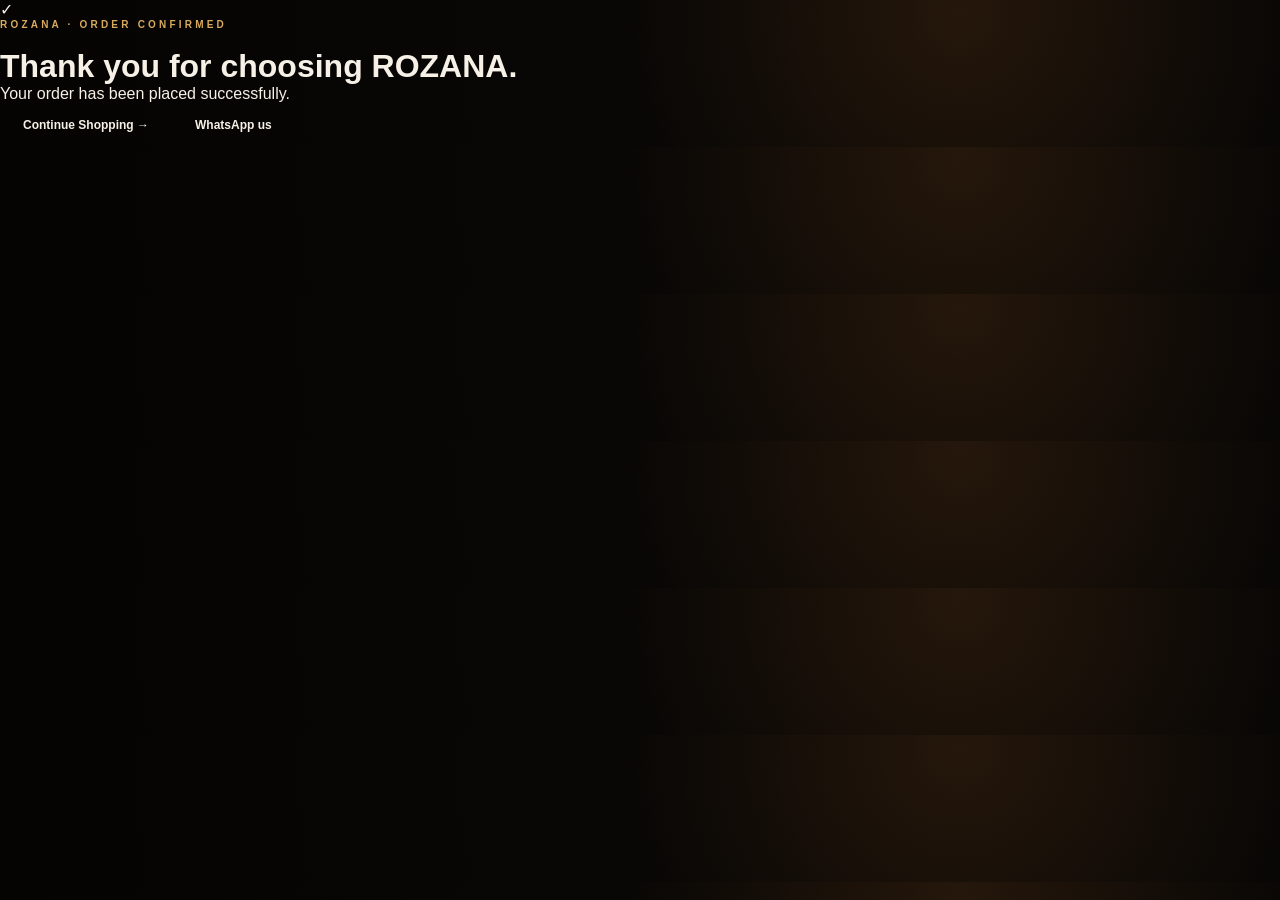
<file: success.html>
<!doctype html><html lang="en"><head><meta charset="utf-8"><meta name="viewport" content="width=device-width,initial-scale=1"><title>ROZANA — Order Confirmed</title><link rel="stylesheet" href="style.css"></head><body><main class="success"><div class="success-card"><div class="checkmark">✓</div><p class="eyebrow">ROZANA · ORDER CONFIRMED</p><h1>Thank you for choosing ROZANA.</h1><p>Your order <b id="orderNo"></b> has been placed successfully.</p><div id="successDetails"></div><div class="actions"><a class="btn gold" href="index.html">Continue Shopping →</a><a class="btn line" href="https://wa.me/919718209148" target="_blank">WhatsApp us</a></div></div></main><script src="script.js"></script><script>renderSuccess();</script></body></html>
</file>
<file: style.css>
:root{--bg:#070605;--panel:#100d09;--panel2:#15100b;--gold:#d8aa5e;--gold2:#f3d08c;--cream:#f6f0e6;--muted:#9e958a;--line:rgba(216,170,94,.2);--serif:'Playfair Display',serif;--sans:'DM Sans',sans-serif}*{box-sizing:border-box;margin:0;padding:0}html{scroll-behavior:smooth}body{background:radial-gradient(circle at 75% 8%,#25170b 0,#090705 34%,#050403 100%);color:var(--cream);font-family:var(--sans);overflow-x:hidden}body.no-scroll{overflow:hidden}a{text-decoration:none;color:inherit}button,input,textarea{font:inherit}.noise{position:fixed;inset:0;pointer-events:none;opacity:.035;z-index:100;background-image:url("data:image/svg+xml,%3Csvg viewBox='0 0 180 180' xmlns='http://www.w3.org/2000/svg'%3E%3Cfilter id='n'%3E%3CfeTurbulence type='fractalNoise' baseFrequency='.8' numOctaves='3' stitchTiles='stitch'/%3E%3C/filter%3E%3Crect width='100%25' height='100%25' filter='url(%23n)' opacity='.5'/%3E%3C/svg%3E")}.cursor-glow{position:fixed;width:220px;height:220px;border-radius:50%;pointer-events:none;background:radial-gradient(circle,rgba(216,170,94,.09),transparent 68%);transform:translate(-50%,-50%);z-index:2}.announce{position:fixed;top:0;left:0;right:0;height:34px;z-index:51;background:linear-gradient(90deg,#171009,#221507,#171009);border-bottom:1px solid var(--line);overflow:hidden;display:flex;align-items:center;}
.announce-track{white-space:nowrap;font-size:10.5px;letter-spacing:1.2px;color:var(--gold2);padding-left:100%;animation:announceScroll 18s linear infinite;}
.announce-track span{margin-right:60px;}
@keyframes announceScroll{to{transform:translateX(-100%);}}
.nav{height:78px;position:fixed;top:34px;left:0;right:0;z-index:50;display:flex;align-items:center;justify-content:space-between;padding:0 5%;border-bottom:1px solid rgba(255,255,255,.06);background:rgba(6,5,4,.6);backdrop-filter:blur(18px);transition:.3s}
.hero{padding-top:184px;}
@media(max-width:700px){.announce{height:30px;}.hero{padding-top:170px;}}.nav.scrolled{background:rgba(6,5,4,.94)}.brand{display:flex;flex-direction:column;line-height:1}.brand span,.footer-brand span{font:600 27px var(--serif);letter-spacing:5px;color:var(--gold2)}.brand small,.footer-brand small{font-size:7px;letter-spacing:1.8px;color:#b7a27e;margin-top:6px}.links{display:flex;gap:30px;font-size:12px;color:#c9beb1}.links a:hover{color:var(--gold2)}.nav-actions{display:flex;align-items:center;gap:6px}.icon-btn,.cart-btn,.menu-btn{border:0;background:transparent;color:#eee2cf;cursor:pointer}.icon-btn{font-size:20px;padding:8px}.cart-btn{padding:8px 12px;border:1px solid var(--line);border-radius:999px;font-size:11px}.cart-btn b{display:inline-grid;place-items:center;width:19px;height:19px;border-radius:50%;background:var(--gold);color:#1a1005;margin-left:4px}.menu-btn{display:none;font-size:22px}.mobile-menu{display:none}.hero{min-height:840px;padding:150px 5% 80px;display:grid;grid-template-columns:46% 54%;align-items:center;position:relative;overflow:hidden;border-bottom:1px solid var(--line)}.hero-copy{position:relative;z-index:4}.eyebrow{font-size:10px;letter-spacing:3.2px;color:var(--gold);font-weight:700;margin-bottom:18px}.hero h1{font:600 clamp(58px,7vw,105px)/.9 var(--serif);letter-spacing:-4px}.hero h1 i,.section h2 i,.experience h2 i,.custom h2 i,.founder h2 i,.notes h2 i,.contact h2 i{color:var(--gold2);font-weight:500}.lead{max-width:500px;color:#aaa096;line-height:1.9;margin:28px 0}.hero-buttons{display:flex;gap:12px}.btn{display:inline-flex;align-items:center;justify-content:center;gap:16px;padding:15px 23px;border-radius:4px;border:0;font-size:12px;font-weight:700;cursor:pointer;transition:.3s}.primary{background:linear-gradient(110deg,#c89346,#f2ce8a);color:#1b1106}.primary:hover{transform:translateY(-3px);box-shadow:0 15px 35px rgba(216,170,94,.18)}.ghost{border:1px solid #756b5e;color:#eee1ce;background:transparent}.ghost:hover{border-color:var(--gold);color:var(--gold2)}.full{width:100%}.hero-meta{display:flex;gap:22px;margin-top:42px;font-size:9px;color:#776f66}.hero-meta span:first-child{color:var(--gold2)}.hero-meta em{font-style:normal;letter-spacing:1px}.hero-art{height:610px;position:relative;display:grid;place-items:center}.hero-art img{width:min(94%,720px);height:100%;object-fit:contain;filter:drop-shadow(0 35px 60px rgba(0,0,0,.55));animation:float 5s ease-in-out infinite;z-index:3}.orbit{position:absolute;border:1px solid rgba(216,170,94,.32);border-radius:50%;animation:spin 18s linear infinite}.o1{width:500px;height:500px}.o2{width:390px;height:390px;border-style:dashed;animation-direction:reverse;animation-duration:25s;opacity:.45}.o1:after,.o2:after{content:"";position:absolute;width:8px;height:8px;border-radius:50%;background:var(--gold2);box-shadow:0 0 25px var(--gold2)}.o1:after{right:7%;top:13%}.o2:after{left:3%;bottom:20%}.hero-note{position:absolute;right:0;top:15%;font:italic 19px/1.25 var(--serif);color:#caa46a;transform:rotate(-7deg);z-index:5}@keyframes float{50%{transform:translateY(-12px) rotate(.7deg)}}@keyframes spin{to{transform:rotate(360deg)}}.marquee{overflow:hidden;border-bottom:1px solid var(--line);background:#0b0906;padding:12px 0;white-space:nowrap}.marquee div{font:11px var(--serif);letter-spacing:5px;color:#7e6d56;animation:marquee 20s linear infinite}@keyframes marquee{to{transform:translateX(-40%)}}.benefits{display:grid;grid-template-columns:repeat(4,1fr);border-bottom:1px solid var(--line)}.benefits>div{display:flex;gap:14px;align-items:center;padding:24px 5%;border-right:1px solid var(--line)}.benefits>div:last-child{border:0}.benefits strong{font-size:22px;color:var(--gold)}.benefits span{display:flex;flex-direction:column;gap:4px}.benefits b{font-size:11px}.benefits small{font-size:9px;color:#81786e}.section{padding:110px 5%}.section-head{display:flex;justify-content:space-between;align-items:end;margin-bottom:42px}.section-head h2,.custom h2,.founder h2,.notes h2{font:500 48px/1.05 var(--serif);margin-bottom:9px}.section-head p:not(.eyebrow),.custom-head>p:not(.eyebrow){font-size:12px;color:#8d857c}.text-btn{background:transparent;border:0;color:var(--gold2);font-size:11px;cursor:pointer}.products{display:grid;grid-template-columns:repeat(auto-fit,minmax(230px,1fr));gap:17px}.product{background:linear-gradient(145deg,#15100b,#0c0906);border:1px solid rgba(255,255,255,.07);padding:10px 10px 18px;transition:.4s;position:relative}.product:hover{transform:translateY(-9px);border-color:var(--line);box-shadow:0 25px 60px rgba(0,0,0,.4)}.product-img{height:340px;overflow:hidden;position:relative;background:#17110b}.product-img img{width:100%;height:100%;object-fit:cover;transition:.7s}.product:hover .product-img img{transform:scale(1.06)}.product-img>span{position:absolute;z-index:3;left:10px;top:10px;background:var(--gold);color:#1a1005;padding:6px 8px;font-size:8px;font-weight:800;letter-spacing:1px}.quick{position:absolute;left:50%;bottom:14px;transform:translate(-50%,20px);opacity:0;border:1px solid rgba(255,255,255,.25);background:rgba(6,5,4,.82);color:#fff;padding:9px 13px;font-size:9px;transition:.3s;cursor:pointer}.product:hover .quick{opacity:1;transform:translate(-50%,0)}.category{font-size:9px;color:#81776d;margin-top:17px}.product h3{font:500 20px var(--serif);margin:5px 0}.price{font-size:14px;font-weight:700;color:#e8d5b9}.price del{font-size:9px;color:#6f675e;margin-left:6px}.price em{font-style:normal;font-size:8px;color:var(--gold2);border:1px solid var(--line);padding:3px 5px;margin-left:5px}.add{width:100%;margin-top:15px;padding:12px;border:1px solid #8b704a;background:#d9ad63;color:#171008;font-weight:800;cursor:pointer;border-radius:3px}.add:hover{background:#f0cc8a}.experience{min-height:560px;display:grid;grid-template-columns:1fr 1fr;border-top:1px solid var(--line);border-bottom:1px solid var(--line);background:#0a0806}.experience-copy{padding:100px 9%;display:flex;flex-direction:column;justify-content:center}.experience h2{font:500 clamp(45px,5vw,68px)/1 var(--serif);margin-bottom:20px}.experience-copy>p:not(.eyebrow){color:#938a80;line-height:1.9;max-width:480px;margin-bottom:28px}.experience-art{min-height:560px;overflow:hidden}.experience-art img{width:100%;height:100%;object-fit:cover;filter:saturate(.72);transition:1s}.experience:hover .experience-art img{transform:scale(1.04)}.custom{padding:110px 5%;background:radial-gradient(circle at 15% 50%,#1b1209,#080605 45%)}.custom-head{max-width:650px;margin-bottom:50px}.custom-grid{display:grid;grid-template-columns:.9fr 1.1fr;gap:50px;align-items:stretch}.set-preview{border:1px solid var(--line);min-height:500px;display:flex;flex-direction:column;justify-content:center;align-items:center;background:radial-gradient(circle at 50% 45%,#21160b,#0b0805 65%);position:relative;overflow:hidden}.set-bottle{width:220px;height:330px;border-radius:28px 28px 18px 18px;background:linear-gradient(100deg,#100d09,#38230f,#0e0b08);box-shadow:0 35px 60px rgba(0,0,0,.5),inset 0 0 0 1px rgba(216,170,94,.28);display:flex;flex-direction:column;align-items:center;justify-content:center;animation:float 5s ease-in-out infinite}.set-bottle span{font:600 29px var(--serif);letter-spacing:4px;color:var(--gold2)}.set-bottle small{font-size:7px;letter-spacing:2px;color:#a9916e;margin-top:7px}.set-total{position:absolute;left:25px;right:25px;bottom:22px;display:flex;justify-content:space-between;border-top:1px solid var(--line);padding-top:15px}.set-total span{font-size:10px;color:#82796f}.set-total strong{font:600 21px var(--serif);color:var(--gold2)}.set-controls{display:flex;flex-direction:column;gap:12px}.set-controls label{font-size:10px;letter-spacing:1.5px;text-transform:uppercase;color:#bdb1a1;margin-top:10px}.choice-grid{display:grid;grid-template-columns:1fr 1fr;gap:10px}.choice,.gift{background:#0d0a07;border:1px solid rgba(255,255,255,.08);color:#ddd0bf;padding:15px;text-align:left;cursor:pointer;border-radius:3px}.choice b,.gift b{float:right;color:var(--gold2);font-size:10px}.choice.active,.gift.active{border-color:var(--gold);background:#171008;box-shadow:inset 0 0 0 1px rgba(216,170,94,.12)}.choice-grid.small{grid-template-columns:1fr 1fr}.set-controls textarea,.contact-form input,.contact-form textarea{width:100%;background:#0c0906;border:1px solid rgba(255,255,255,.1);color:#eee4d5;padding:14px;outline:0;border-radius:3px;resize:vertical}.set-controls textarea{min-height:105px}.founder{display:grid;grid-template-columns:45% 55%;border-bottom:1px solid var(--line)}.founder-img{min-height:620px;background:#111;overflow:hidden}.founder-img img{width:100%;height:100%;object-fit:cover;object-position:center top;filter:saturate(.8);transition:1s}.founder-img:hover img{transform:scale(1.025)}.founder-copy{padding:100px 9%;display:flex;flex-direction:column;justify-content:center;background:linear-gradient(120deg,#0c0906,#120d08)}.founder-copy h2{max-width:650px}.founder-copy>p:not(.eyebrow){max-width:580px;color:#948a7f;line-height:1.9;margin:10px 0}.signature{margin-top:30px;font:500 21px var(--serif);color:var(--gold2)}.signature span{display:block;font:9px var(--sans);letter-spacing:2px;color:#7d7267;margin-top:6px}.notes{padding:110px 5%;border-bottom:1px solid var(--line)}.notes-head{margin-bottom:45px}.note-grid{display:grid;grid-template-columns:repeat(4,1fr);gap:12px}.note{min-height:210px;border:1px solid var(--line);padding:25px;display:flex;flex-direction:column;justify-content:space-between;background:linear-gradient(145deg,#120e09,#090706);transition:.35s}.note:hover{transform:translateY(-6px);background:#171009}.note span{font-size:10px;color:#796b59}.note b{font:600 25px var(--serif);color:var(--gold2);letter-spacing:2px}.note p{font-size:11px;color:#8d847b;line-height:1.8}.contact{display:grid;grid-template-columns:1fr .8fr;gap:80px;padding:110px 8%;background:radial-gradient(circle at 80% 30%,#1b1108,#080605 45%)}.contact h2{font:500 clamp(42px,5vw,66px)/1.03 var(--serif);margin-bottom:22px}.contact-copy>p:not(.eyebrow){color:#938a80;line-height:1.9;max-width:540px}.contact-links{display:flex;flex-wrap:wrap;gap:20px;margin-top:30px}.contact-links a{font-size:11px;color:var(--gold2);border-bottom:1px solid var(--line);padding-bottom:6px}.contact-form{display:flex;flex-direction:column;gap:11px}.contact-form textarea{min-height:150px}.pay-options{display:flex;gap:15px;flex-wrap:wrap;color:#b7ad9f;font-size:11px;margin:4px 0}.pay-options label{border:1px solid rgba(255,255,255,.08);padding:10px 12px;border-radius:3px}.payment-note{color:#756d65;font-size:9px;line-height:1.6}footer{display:grid;grid-template-columns:2fr repeat(3,1fr);gap:40px;padding:70px 5% 30px;color:#837a71}footer h4{font-size:11px;color:#ddd1c0;margin-bottom:17px}footer a{display:block;font-size:10px;margin:10px 0;color:#7d756d}footer a:hover{color:var(--gold2)}.footer-brand p{font-size:10px;color:#766d64;margin-top:25px}.copyright{grid-column:1/-1;border-top:1px solid var(--line);padding-top:20px;font-size:9px}.overlay{position:fixed;inset:0;background:rgba(0,0,0,.62);opacity:0;visibility:hidden;transition:.3s;z-index:60}.overlay.show{opacity:1;visibility:visible}.cart-drawer{position:fixed;right:0;top:0;bottom:0;width:min(440px,100%);background:#0d0a07;z-index:80;transform:translateX(100%);transition:.45s;display:flex;flex-direction:column;border-left:1px solid var(--line)}.cart-drawer.open{transform:none}.drawer-head{padding:28px;border-bottom:1px solid var(--line);display:flex;justify-content:space-between}.drawer-head h3{font:500 25px var(--serif)}.drawer-head button,.close{border:0;background:transparent;color:#ddd;cursor:pointer;font-size:25px}.cart-items{flex:1;overflow:auto;padding:20px}.cart-row{display:grid;grid-template-columns:65px 1fr auto;gap:12px;padding:14px 0;border-bottom:1px solid rgba(255,255,255,.06)}.cart-row img{width:65px;height:75px;object-fit:cover}.cart-row h4{font:500 15px var(--serif)}.cart-row small{display:block;color:#82786e;margin-top:5px}.qty{display:flex;align-items:center;gap:8px;margin-top:10px}.qty button{width:23px;height:23px;background:#18110b;border:1px solid var(--line);color:#fff;cursor:pointer}.remove{border:0;background:transparent;color:#777;font-size:9px;cursor:pointer;margin-top:8px}.drawer-foot{padding:20px 25px;border-top:1px solid var(--line)}.drawer-foot>div{display:flex;justify-content:space-between;margin-bottom:16px}.drawer-foot strong{font:600 22px var(--serif);color:var(--gold2)}.drawer-foot small{display:block;text-align:center;color:#706860;font-size:8px;margin-top:10px}.search-modal,.checkout-modal,.quick-modal{position:fixed;inset:0;z-index:90;display:grid;place-items:center;background:rgba(0,0,0,.72);opacity:0;visibility:hidden;transition:.3s;padding:20px}.search-modal.open,.checkout-modal.open,.quick-modal.open{opacity:1;visibility:visible}.search-box,.checkout-card,.quick-card{width:min(720px,100%);background:#0e0a07;border:1px solid var(--line);box-shadow:0 30px 90px rgba(0,0,0,.6);position:relative;padding:40px}.search-box .close,.checkout-card .close,.quick-card .close{position:absolute;right:20px;top:15px}.search-box input{width:100%;font:500 26px var(--serif);background:transparent;border:0;border-bottom:1px solid var(--line);padding:15px 0;color:#fff;outline:0}.search-results{margin-top:20px}.result{display:flex;justify-content:space-between;padding:15px 0;border-bottom:1px solid rgba(255,255,255,.06);cursor:pointer}.result span{color:#8c8176}.checkout-card h2{font:500 42px var(--serif);margin-bottom:20px}.checkout-card form{display:flex;flex-direction:column;gap:10px}.checkout-card input{background:#0b0806;border:1px solid rgba(255,255,255,.1);padding:13px;color:#fff;outline:0}.summary-row{display:flex;justify-content:space-between;padding:7px 0;font-size:11px;color:#9b9187}.summary-row.total{border-top:1px solid var(--line);margin:8px 0 12px;padding-top:13px;color:#fff}.quick-card{display:grid;grid-template-columns:1fr 1fr;gap:30px}.quick-card img{width:100%;height:420px;object-fit:cover}.quick-card h2{font:500 38px var(--serif);margin-bottom:10px}.quick-card p:not(.eyebrow){color:#8f857b;line-height:1.8;margin:12px 0}.toast{position:fixed;bottom:24px;left:50%;transform:translate(-50%,120px);z-index:120;background:#e7bd73;color:#1b1106;padding:13px 18px;border-radius:4px;font-size:11px;opacity:0;transition:.35s}.toast.show{transform:translate(-50%,0);opacity:1}.bundle-tile{cursor:pointer;}
.bundle-visual{height:340px;overflow:hidden;background:#17110b;}
.bundle-visual img{width:100%;height:100%;object-fit:cover;filter:saturate(.85);transition:.7s;}
.bundle-tile:hover .bundle-visual img{transform:scale(1.06);}

.seo{padding:80px 5% 40px;border-bottom:1px solid var(--line);}
.seo-inner{max-width:760px;margin:0 auto;text-align:center;}
.seo-inner h2{font:500 clamp(26px,3.4vw,38px)/1.15 var(--serif);margin-bottom:22px;}
.seo-body p{color:#938a80;line-height:1.9;font-size:13px;margin-bottom:14px;}
.seo-body .seo-more{display:none;}
.seo-body.open .seo-more{display:block;}
.seo .text-btn{margin-top:6px;}

.faq{padding:20px 5% 100px;max-width:820px;margin:0 auto;}
.faq-head{text-align:center;margin-bottom:34px;}
.faq-head h2{font:500 clamp(26px,3.4vw,38px)/1.15 var(--serif);}
.faq-item{border-bottom:1px solid var(--line);}
.faq-q{width:100%;background:none;border:0;color:#eee2cf;text-align:left;padding:20px 4px;font-size:14px;cursor:pointer;display:flex;justify-content:space-between;align-items:center;}
.faq-q span{color:var(--gold);font-size:18px;transition:transform .3s ease;}
.faq-item.open .faq-q span{transform:rotate(45deg);}
.faq-a{max-height:0;overflow:hidden;transition:max-height .35s ease, padding .35s ease;color:#948a7f;font-size:13px;line-height:1.8;padding:0 4px;}
.faq-item.open .faq-a{max-height:200px;padding:0 4px 20px;}
.reveal{opacity:0;transform:translateY(28px);transition:opacity .8s ease,transform .8s ease}.reveal.visible{opacity:1;transform:none}
@media(max-width:1000px){.links{display:none}.menu-btn{display:block}.hero{grid-template-columns:1fr;padding-top:159px}.hero-art{order:-1;height:470px}.hero-copy{margin-top:-30px}.products{grid-template-columns:1fr 1fr}.benefits{grid-template-columns:1fr 1fr}.founder,.experience,.contact{grid-template-columns:1fr}.experience-art{min-height:450px}.founder-img{min-height:560px}.note-grid{grid-template-columns:1fr 1fr}.custom-grid{grid-template-columns:1fr}}
@media(max-width:600px){.nav{padding:0 18px}.brand span{font-size:22px}.insta{display:none}.hero{padding:140px 20px 60px}.hero h1{font-size:54px;letter-spacing:-2px}.hero-art{height:330px}.o1{width:270px;height:270px}.o2{width:220px;height:220px}.hero-note{font-size:14px;right:2%}.hero-buttons{flex-direction:column;align-items:stretch}.benefits{grid-template-columns:1fr}.benefits>div{border-right:0;border-bottom:1px solid var(--line)}.section,.custom,.notes{padding:70px 20px}.section-head{align-items:flex-start;flex-direction:column;gap:15px}.section-head h2,.custom h2,.founder h2,.notes h2{font-size:37px}.products{grid-template-columns:1fr}.product-img{height:390px}.experience-copy,.founder-copy{padding:70px 20px}.founder-img{min-height:520px}.note-grid{grid-template-columns:1fr}.contact{padding:70px 20px;gap:45px}.contact h2{font-size:42px}.choice-grid{grid-template-columns:1fr}.set-preview{min-height:430px}.search-box,.checkout-card,.quick-card{padding:28px 20px}.quick-card{grid-template-columns:1fr}.quick-card img{height:300px}footer{grid-template-columns:1fr 1fr;padding:55px 20px 25px}.footer-brand{grid-column:1/-1}.cursor-glow{display:none}}


/* Personalised quiz upgrade */
.mode-tabs{display:grid;grid-template-columns:1fr 1fr;gap:8px;margin-bottom:28px}.mode,.answer{font:inherit;color:inherit;background:transparent;border:1px solid rgba(201,165,95,.16);border-radius:999px;padding:11px 15px;cursor:pointer;transition:.25s}.mode{border-radius:4px;text-align:center}.mode:hover,.mode.active,.answer:hover,.answer.selected{border-color:#c9a55f;color:#e4c27c;background:rgba(201,165,95,.06)}.pill-grid{display:flex;flex-wrap:wrap;gap:9px;margin:12px 0 26px}.quiz label{display:block;margin-top:20px}.quiz.hidden,.custom-result.hidden{display:none}.set-actions{display:flex;gap:10px;margin-top:24px}.set-recommend{font-size:12px;line-height:1.7;color:#c7b99f;max-width:270px;margin:18px auto;text-align:center}.custom-result{margin-top:20px;padding:18px;border:1px solid rgba(201,165,95,.22);background:rgba(201,165,95,.04);display:grid;gap:8px}.custom-result span{font-size:12px;color:#9f9485;line-height:1.6}.custom-result .btn{margin-top:8px}
@media(max-width:700px){.mode-tabs{grid-template-columns:1fr}.pill-grid{gap:7px}.answer{font-size:12px;padding:10px 12px}.set-actions{flex-direction:column}}
/* ROZANA launch additions */
.launch-offer{margin:112px 5% 0;padding:14px 18px;border:1px solid rgba(201,165,95,.25);background:linear-gradient(90deg,rgba(201,165,95,.09),rgba(255,255,255,.02));display:flex;align-items:center;justify-content:space-between;gap:20px}.launch-offer>div{display:flex;align-items:baseline;gap:13px;flex-wrap:wrap}.offer-kicker{font-size:9px;letter-spacing:2px;color:#9e9284}.launch-offer strong{font:600 24px var(--serif);color:var(--gold2)}.launch-offer>div>span:last-child{font-size:10px;color:#8e8378}.launch-offer .btn{padding:11px 17px}.couple-feature{display:grid;grid-template-columns:1.05fr .95fr;min-height:650px;border-bottom:1px solid var(--line);background:radial-gradient(circle at 15% 50%,#21140d,#080605 55%)}.couple-feature-art{min-height:650px;overflow:hidden}.couple-feature-art img{width:100%;height:100%;object-fit:cover;display:block;filter:saturate(.88)}.couple-feature-copy{padding:90px 9%;display:flex;flex-direction:column;justify-content:center}.couple-feature-copy h2{font:500 clamp(40px,5vw,65px)/1.04 var(--serif);margin-bottom:25px}.couple-feature-copy>p:not(.eyebrow){color:#948a80;line-height:1.9;max-width:570px}.couple-duo{display:flex;align-items:center;gap:22px;margin:30px 0}.couple-duo span:not(.duo-x){display:flex;flex-direction:column}.couple-duo b{font:500 25px var(--serif);letter-spacing:2px;color:var(--gold2)}.couple-duo small{font-size:8px;letter-spacing:2px;color:#81766b;margin-top:5px}.duo-x{color:#746757;font:20px var(--serif)}.founder-teaser{display:grid;grid-template-columns:1.1fr .9fr;border-bottom:1px solid var(--line);background:#0a0705}.founder-teaser-copy{padding:90px 9%;display:flex;flex-direction:column;justify-content:center}.founder-teaser-copy h2{font:500 clamp(38px,4.5vw,58px)/1.05 var(--serif);margin-bottom:20px}.founder-teaser-copy>p:not(.eyebrow){color:#938a80;line-height:1.8;margin-bottom:25px}.founder-teaser-img{min-height:520px;overflow:hidden}.founder-teaser-img img{width:100%;height:100%;object-fit:cover;filter:saturate(.75)}.couple-popup{position:fixed;inset:0;z-index:150;background:rgba(0,0,0,.78);display:grid;place-items:center;padding:20px;opacity:0;visibility:hidden;transition:.35s}.couple-popup.open{opacity:1;visibility:visible}.couple-popup-card{width:min(940px,100%);display:grid;grid-template-columns:1fr 1fr;background:#0d0906;border:1px solid rgba(201,165,95,.25);box-shadow:0 40px 120px rgba(0,0,0,.8);position:relative;overflow:hidden}.couple-popup .close{position:absolute;right:16px;top:10px;z-index:3}.popup-image{min-height:540px}.popup-image img{width:100%;height:100%;object-fit:cover}.popup-copy{padding:55px 45px;display:flex;flex-direction:column;justify-content:center}.popup-copy h2{font:500 clamp(35px,4vw,54px)/1.04 var(--serif);margin:10px 0 18px}.popup-copy>p:not(.eyebrow){color:#91867a;line-height:1.8}.popup-offer{margin:25px 0;padding:16px;border:1px solid rgba(201,165,95,.2);display:flex;align-items:center;gap:13px}.popup-offer span,.popup-offer small{font-size:8px;letter-spacing:2px;color:#8d8175}.popup-offer strong{font:600 30px var(--serif);color:var(--gold2)}.popup-later{margin-top:13px;background:none;border:0;color:#6f665e;font-size:10px;cursor:pointer}.inner-page{padding-top:90px}.inner-hero{padding:90px 8% 80px;max-width:1000px}.inner-hero h1{font:500 clamp(55px,8vw,100px)/.98 var(--serif);margin:15px 0 25px}.inner-hero>p:last-child{color:#948a80;line-height:1.9;max-width:650px}.founder-full{display:grid;grid-template-columns:.9fr 1.1fr;border-top:1px solid var(--line);border-bottom:1px solid var(--line)}.founder-full-img{min-height:680px}.founder-full-img img{width:100%;height:100%;object-fit:cover;display:block}.founder-full-copy{padding:90px 9%;display:flex;flex-direction:column;justify-content:center;background:linear-gradient(120deg,#0c0906,#120d08)}.founder-full-copy h2{font:500 clamp(40px,5vw,65px)/1.04 var(--serif);margin-bottom:25px}.founder-full-copy>p:not(.eyebrow){color:#948a80;line-height:1.9;max-width:580px;margin:8px 0}.couple-page{padding-top:80px}.couple-hero{display:grid;grid-template-columns:.9fr 1.1fr;min-height:720px;border-bottom:1px solid var(--line)}.couple-hero-copy{padding:100px 9%;display:flex;flex-direction:column;justify-content:center;background:radial-gradient(circle at 20% 40%,#21140c,#080605 60%)}.couple-hero-copy h1{font:500 clamp(55px,7vw,95px)/.95 var(--serif);margin:15px 0 25px}.couple-hero-copy>p:not(.eyebrow){color:#948a80;line-height:1.9;max-width:570px}.hero-offer{display:flex;align-items:center;gap:13px;margin:28px 0}.hero-offer span,.hero-offer small{font-size:8px;letter-spacing:2px;color:#8c8174}.hero-offer strong{font:600 34px var(--serif);color:var(--gold2)}.couple-hero-art{min-height:720px}.couple-hero-art img{width:100%;height:100%;object-fit:cover;display:block}.memory-story{display:grid;grid-template-columns:1fr 1fr;gap:80px;padding:100px 9%;border-bottom:1px solid var(--line);background:#0a0705}.memory-story h2{font:500 clamp(38px,5vw,62px)/1.05 var(--serif)}.memory-story>p{color:#938a80;line-height:2;align-self:center}.section.couple-products{padding-top:100px}.launch-badge{border:1px solid rgba(201,165,95,.25);color:var(--gold2);padding:11px 15px;font-size:9px;letter-spacing:2px}.couple-product-grid{display:grid;grid-template-columns:1fr 1fr;gap:18px}.couple-product{border:1px solid var(--line);background:linear-gradient(145deg,#130e09,#090706);padding-bottom:25px}.couple-product-img{height:550px;position:relative;overflow:hidden}.couple-product-img>span{position:absolute;z-index:2;left:18px;top:18px;font-size:8px;letter-spacing:2px;color:#e4c27c;border:1px solid rgba(201,165,95,.3);padding:8px 10px;background:rgba(0,0,0,.4)}.couple-product-img img{width:100%;height:100%;object-fit:cover;transition:.6s}.couple-product:hover .couple-product-img img{transform:scale(1.035)}.couple-product>.category,.couple-product>h3,.couple-product>.product-sub,.couple-product>.price,.couple-product>.add{margin-left:25px;margin-right:25px}.couple-product>.category{margin-top:22px}.couple-product h3{font:500 31px var(--serif);color:#eee0cc;margin-top:8px}.product-sub{font-size:10px;color:#81766d}.couple-product .price{margin-top:15px}.couple-product .add{width:calc(100% - 50px);margin-top:18px}.gift-section{display:grid;grid-template-columns:1fr 1fr;border-top:1px solid var(--line);border-bottom:1px solid var(--line);background:radial-gradient(circle at 25% 50%,#201209,#080605 60%)}.gift-card-visual{min-height:620px;display:grid;place-items:center;padding:70px}.sealed-card{width:min(330px,80%);aspect-ratio:.72;border:1px solid rgba(201,165,95,.3);background:linear-gradient(145deg,#21160d,#0b0806);box-shadow:0 30px 80px rgba(0,0,0,.6);display:flex;flex-direction:column;align-items:center;justify-content:center;gap:15px;position:relative}.sealed-card span{font:500 18px var(--serif);letter-spacing:5px;color:#d9b16d}.sealed-card b{font:600 22px var(--serif);color:#eee0cc;letter-spacing:2px;text-align:center}.sealed-card small{font-size:9px;letter-spacing:2px;color:#776b60}.sealed-card i{position:absolute;bottom:28px;font-size:24px;color:#a87f48}.gift-copy{padding:90px 9%;display:flex;flex-direction:column;justify-content:center}.gift-copy h2{font:500 clamp(40px,5vw,62px)/1.03 var(--serif);margin:15px 0 20px}.gift-copy>p:not(.eyebrow){color:#948a80;line-height:1.9;max-width:570px}.gift-points{display:grid;gap:14px;margin:28px 0}.gift-points span{font-size:9px;letter-spacing:1px;color:#786e65}.gift-points b{font-size:11px;color:#c5b7a5;margin-left:12px;letter-spacing:0}.gift-toggle{display:flex;gap:11px;align-items:flex-start;padding:14px;border:1px solid rgba(201,165,95,.18);background:rgba(201,165,95,.035);cursor:pointer}.gift-toggle input{margin-top:3px;accent-color:#c9a55f}.gift-toggle span{display:flex;flex-direction:column;gap:4px}.gift-toggle b{font-size:11px;color:#ded0bd}.gift-toggle small{font-size:9px;color:#756b62}.gift-card-box{border:1px solid rgba(201,165,95,.16);padding:15px;background:#0a0705}.gift-card-box.hidden{display:none}.gift-card-box label{display:flex;justify-content:space-between;font-size:10px;color:#b9aa97;margin-bottom:8px}.gift-card-box label span{color:#8d7c65}.gift-card-box textarea{width:100%;min-height:130px;resize:vertical;background:#0b0806;border:1px solid rgba(255,255,255,.08);color:#eee;padding:12px;outline:none;font:12px/1.6 var(--sans)}.gift-card-box>small{font-size:8px;color:#70675e}.couple-popup+.x{display:none}
@media(max-width:900px){.launch-offer{margin-top:100px;align-items:flex-start;flex-direction:column}.couple-feature,.founder-teaser,.founder-full,.couple-hero,.memory-story,.gift-section{grid-template-columns:1fr}.couple-feature-art,.couple-hero-art{min-height:500px}.couple-popup-card{grid-template-columns:1fr;max-height:90vh;overflow:auto}.popup-image{min-height:300px;height:300px}.popup-copy{padding:35px 25px}.couple-product-grid{grid-template-columns:1fr}.gift-card-visual{min-height:500px}.founder-full-img{min-height:550px}}
@media(max-width:600px){.launch-offer{margin:90px 20px 0}.couple-feature-copy,.couple-hero-copy,.gift-copy,.founder-full-copy,.founder-teaser-copy{padding:65px 20px}.couple-feature-art,.couple-hero-art{min-height:390px}.couple-hero{padding-top:0}.couple-product-img{height:430px}.memory-story{padding:70px 20px;gap:30px}.gift-card-visual{min-height:420px;padding:40px}.section.couple-products{padding-top:70px}.inner-hero{padding:70px 20px}.founder-full-img{min-height:480px}}
/* ROZANA couple product photography — individual bottle presentation */
.couple-feature-art{display:grid;grid-template-columns:1fr 1fr;gap:0;min-height:650px;background:#090706;overflow:hidden}
.couple-feature-product{position:relative;min-height:650px;overflow:hidden;border-right:1px solid rgba(255,255,255,.06)}
.couple-feature-product:last-child{border-right:0}
.couple-feature-product img{width:100%;height:100%;object-fit:cover;object-position:center;display:block;filter:saturate(.94);transition:transform .7s ease}
.couple-feature-product:hover img{transform:scale(1.025)}
.couple-feature-product span,.couple-hero-product span,.popup-product span{position:absolute;left:16px;bottom:16px;z-index:2;padding:8px 10px;border:1px solid rgba(201,165,95,.28);background:rgba(5,4,3,.58);backdrop-filter:blur(8px);font-size:8px;letter-spacing:2px;color:#e5c783}
.couple-hero-art{display:grid;grid-template-columns:1fr 1fr;min-height:720px;background:#090706;overflow:hidden}
.couple-hero-product{position:relative;min-height:720px;overflow:hidden;border-left:1px solid rgba(255,255,255,.05)}
.couple-hero-product img{width:100%;height:100%;object-fit:cover;object-position:center;display:block;transition:transform .7s ease}
.couple-hero-product:hover img{transform:scale(1.025)}
.popup-image{display:grid;grid-template-columns:1fr 1fr;min-height:540px;background:#090706;overflow:hidden}
.popup-product{position:relative;min-height:540px;overflow:hidden;border-right:1px solid rgba(255,255,255,.06)}
.popup-product:last-child{border-right:0}
.popup-product img{width:100%;height:100%;object-fit:cover;object-position:center;display:block}
@media(max-width:900px){
  .couple-feature-art{min-height:500px}
  .couple-feature-product{min-height:500px}
  .couple-hero-art{min-height:500px}
  .couple-hero-product{min-height:500px}
  .popup-image{min-height:300px;height:300px}
  .popup-product{min-height:300px}
}
@media(max-width:600px){
  .couple-feature-art{min-height:390px}
  .couple-feature-product{min-height:390px}
  .couple-hero-art{min-height:390px}
  .couple-hero-product{min-height:390px}
  .popup-image{height:260px;min-height:260px}
  .popup-product{min-height:260px}
}
/* ROZANA AUTH — authentication UI only */

/* ROZANA product detail + simple auth + policy polish */
.rz-auth-btn{border:1px solid rgba(201,165,95,.25);background:rgba(201,165,95,.04);color:#d9c9b4;padding:10px 13px;font:600 9px var(--sans);letter-spacing:1.2px;text-transform:uppercase;cursor:pointer;border-radius:999px}
.rz-auth-overlay{position:fixed;inset:0;background:rgba(0,0,0,.78);z-index:300;display:grid;place-items:center;padding:20px;opacity:0;visibility:hidden;transition:.25s}.rz-auth-overlay.open{opacity:1;visibility:visible}.rz-auth-card{width:min(430px,100%);background:#0e0b08;border:1px solid rgba(201,165,95,.24);box-shadow:0 30px 100px #000;padding:36px;position:relative}.rz-auth-close{position:absolute;right:14px;top:10px;background:none;border:0;color:#aa9b8a;font-size:26px;cursor:pointer}.rz-auth-brand{font:600 27px var(--serif);letter-spacing:5px;color:#e7c983}.rz-auth-sub{font-size:11px;color:#857a70;line-height:1.7;margin:10px 0 20px}.rz-auth-tabs{display:grid;grid-template-columns:1fr 1fr;border-bottom:1px solid rgba(255,255,255,.08);margin-bottom:18px}.rz-auth-tab{background:none;border:0;color:#766c63;padding:12px;cursor:pointer;font-size:10px;letter-spacing:1px}.rz-auth-tab.active{color:#e0c17e;border-bottom:1px solid #c9a55f}.rz-auth-field{display:block;width:100%;box-sizing:border-box;background:#0a0806;border:1px solid rgba(255,255,255,.09);color:#eee;padding:13px;margin:9px 0;outline:none}.rz-auth-primary,.rz-auth-google,.rz-auth-logout{width:100%;padding:13px;border:0;margin-top:8px;cursor:pointer;font-weight:600}.rz-auth-primary{background:#c9a55f;color:#0a0806}.rz-auth-google{background:transparent;border:1px solid rgba(255,255,255,.12);color:#ddd}.rz-auth-logout{background:transparent;border:1px solid rgba(201,165,95,.25);color:#d9c9b4}.rz-auth-error{display:none;background:rgba(180,60,40,.12);border:1px solid rgba(180,60,40,.25);color:#e6a899;padding:10px;font-size:10px;margin-bottom:10px}.rz-auth-error.show{display:block}.rz-auth-hint{font-size:9px;color:#6e665f;line-height:1.6;margin-top:12px}
.policy-strip{grid-column:1/-1;border-top:1px solid rgba(255,255,255,.08);margin-top:35px;padding:22px 0 4px;display:flex;flex-wrap:wrap;gap:10px 28px;color:#756b62;font-size:9px;line-height:1.7}.policy-strip span{max-width:380px}.policy-strip b{display:block;color:#bba88d;text-transform:uppercase;letter-spacing:1.2px;font-size:8px;margin-bottom:3px}
.product{cursor:pointer}.product .add,.product .quick{position:relative;z-index:4}.product-detail-main{padding-top:80px}.product-detail-hero{display:grid;grid-template-columns:1fr 1fr;min-height:720px;border-bottom:1px solid var(--line)}.detail-visual{position:relative;min-height:720px;background:radial-gradient(circle at 50% 45%,#25170d,#080605 66%);display:grid;place-items:center;overflow:hidden}.detail-visual img{width:100%;height:100%;object-fit:cover;display:block;filter:saturate(.9);transition:transform .8s}.detail-visual:hover img{transform:scale(1.025)}.detail-badge{position:absolute;left:25px;top:25px;z-index:2;border:1px solid rgba(201,165,95,.3);padding:9px 12px;font-size:8px;letter-spacing:2px;color:#e3c47e;background:rgba(0,0,0,.35);backdrop-filter:blur(8px)}.detail-floating{position:absolute;right:25px;bottom:25px;text-align:right;color:#e1d2bf;font:500 24px/1.05 var(--serif)}.detail-floating i{font-size:11px;color:#8d8175}.detail-copy{padding:90px 9%;display:flex;flex-direction:column;justify-content:center;background:linear-gradient(120deg,#0d0a07,#120c08)}.detail-copy h1{font:500 clamp(50px,6vw,82px)/.96 var(--serif);margin:10px 0 18px}.detail-intro{max-width:540px;color:#968b80;line-height:1.9}.detail-price{display:flex;align-items:center;gap:13px;margin:25px 0 8px}.detail-price strong{font:600 34px var(--serif);color:#e9d8bf}.detail-price del{color:#665d55}.detail-price em{font-style:normal;color:#c9a55f;border:1px solid rgba(201,165,95,.25);padding:6px 8px;font-size:8px;letter-spacing:1px}.detail-rating{font-size:11px;color:#c9a55f;margin-bottom:25px}.detail-rating span{color:#736a61;margin-left:8px;font-size:9px}.detail-actions{display:flex;gap:10px;flex-wrap:wrap}.coupon-card,.delivery-card{margin-top:18px;border:1px solid rgba(201,165,95,.18);background:rgba(201,165,95,.035);padding:16px;display:flex;align-items:center;justify-content:space-between;gap:18px}.coupon-card strong{display:block;font:600 22px var(--serif);color:#e2c27b;margin:4px 0}.coupon-card small{display:block;color:#746a61;font-size:9px}.coupon-card button{background:#c9a55f;border:0;padding:11px 13px;font-size:9px;letter-spacing:1px;cursor:pointer}.delivery-card{display:grid;justify-content:initial;gap:6px;color:#877d73;font-size:9px}.delivery-card b{color:#d8c6ac;font-size:10px}.detail-info{border-bottom:1px solid var(--line)}.detail-info-grid{display:grid;grid-template-columns:1fr 1fr;gap:80px}.detail-info h2{font:500 clamp(40px,5vw,64px)/1.05 var(--serif);margin:12px 0 20px}.detail-info-grid>div>p:last-child{color:#938980;line-height:1.9;max-width:580px}.notes-card{border:1px solid rgba(255,255,255,.07);padding:30px;background:linear-gradient(145deg,#130e09,#090706)}.notes-card h3{font:500 27px var(--serif);margin-bottom:20px}.note-list{display:grid;gap:10px}.note-list div{display:flex;justify-content:space-between;border-bottom:1px solid rgba(255,255,255,.06);padding:11px 0;font-size:10px}.note-list span{color:#756b62;text-transform:uppercase;letter-spacing:1px}.note-list b{color:#d5c5b2;font-weight:500}.detail-facts{display:grid;grid-template-columns:repeat(3,1fr);gap:10px;margin-top:25px}.detail-facts span{display:flex;flex-direction:column;gap:6px;padding-top:12px;border-top:1px solid rgba(255,255,255,.07)}.detail-facts b{font-size:8px;text-transform:uppercase;letter-spacing:1px;color:#766b61}.detail-facts small{font-size:9px;color:#c0b1a0;line-height:1.5}.product-faq{border-bottom:1px solid var(--line)}.faq-list{max-width:900px}.faq-item{border-top:1px solid rgba(255,255,255,.08)}.faq-item button{width:100%;padding:20px 0;background:none;border:0;color:#d7c8b5;text-align:left;display:flex;justify-content:space-between;cursor:pointer;font-size:12px}.faq-answer{max-height:0;overflow:hidden;color:#81776e;font-size:10px;line-height:1.8;transition:max-height .3s;padding-right:50px}.faq-item.open .faq-answer{max-height:120px;padding-bottom:18px}.faq-item button span{color:#c9a55f}.couple-recommend{margin:0 8%;padding:60px 0;border-top:1px solid rgba(201,165,95,.16);display:flex;align-items:center;justify-content:space-between;gap:30px}.couple-recommend h2{font:500 clamp(38px,4vw,58px)/1 var(--serif);margin:8px 0 12px}.couple-recommend p{color:#837970;max-width:620px;line-height:1.8}.couple-recommend.first-visit{animation:recommendGlow 1.8s ease-in-out 2}@keyframes recommendGlow{50%{transform:translateY(-4px)}}.cart-discount{display:block;color:#c9a55f;font-size:8px;margin-top:4px}
.founder-cta-only{grid-template-columns:1fr!important;min-height:360px}.founder-cta-only .founder-teaser-copy{max-width:800px}
@media(max-width:900px){.product-detail-hero,.detail-info-grid{grid-template-columns:1fr}.detail-visual{min-height:560px}.product-detail-main{padding-top:70px}.detail-copy{padding:60px 25px}.couple-recommend{margin:0 25px;flex-direction:column;align-items:flex-start}.detail-facts{grid-template-columns:1fr}.policy-strip{grid-column:1}.rz-auth-btn{display:none}}
@media(max-width:600px){.detail-visual{min-height:430px}.detail-floating{font-size:18px;right:15px;bottom:15px}.detail-copy{padding:50px 20px}.coupon-card{align-items:flex-start;flex-direction:column}.policy-strip{display:block}.policy-strip span{display:block;margin-bottom:10px}}
</file>
